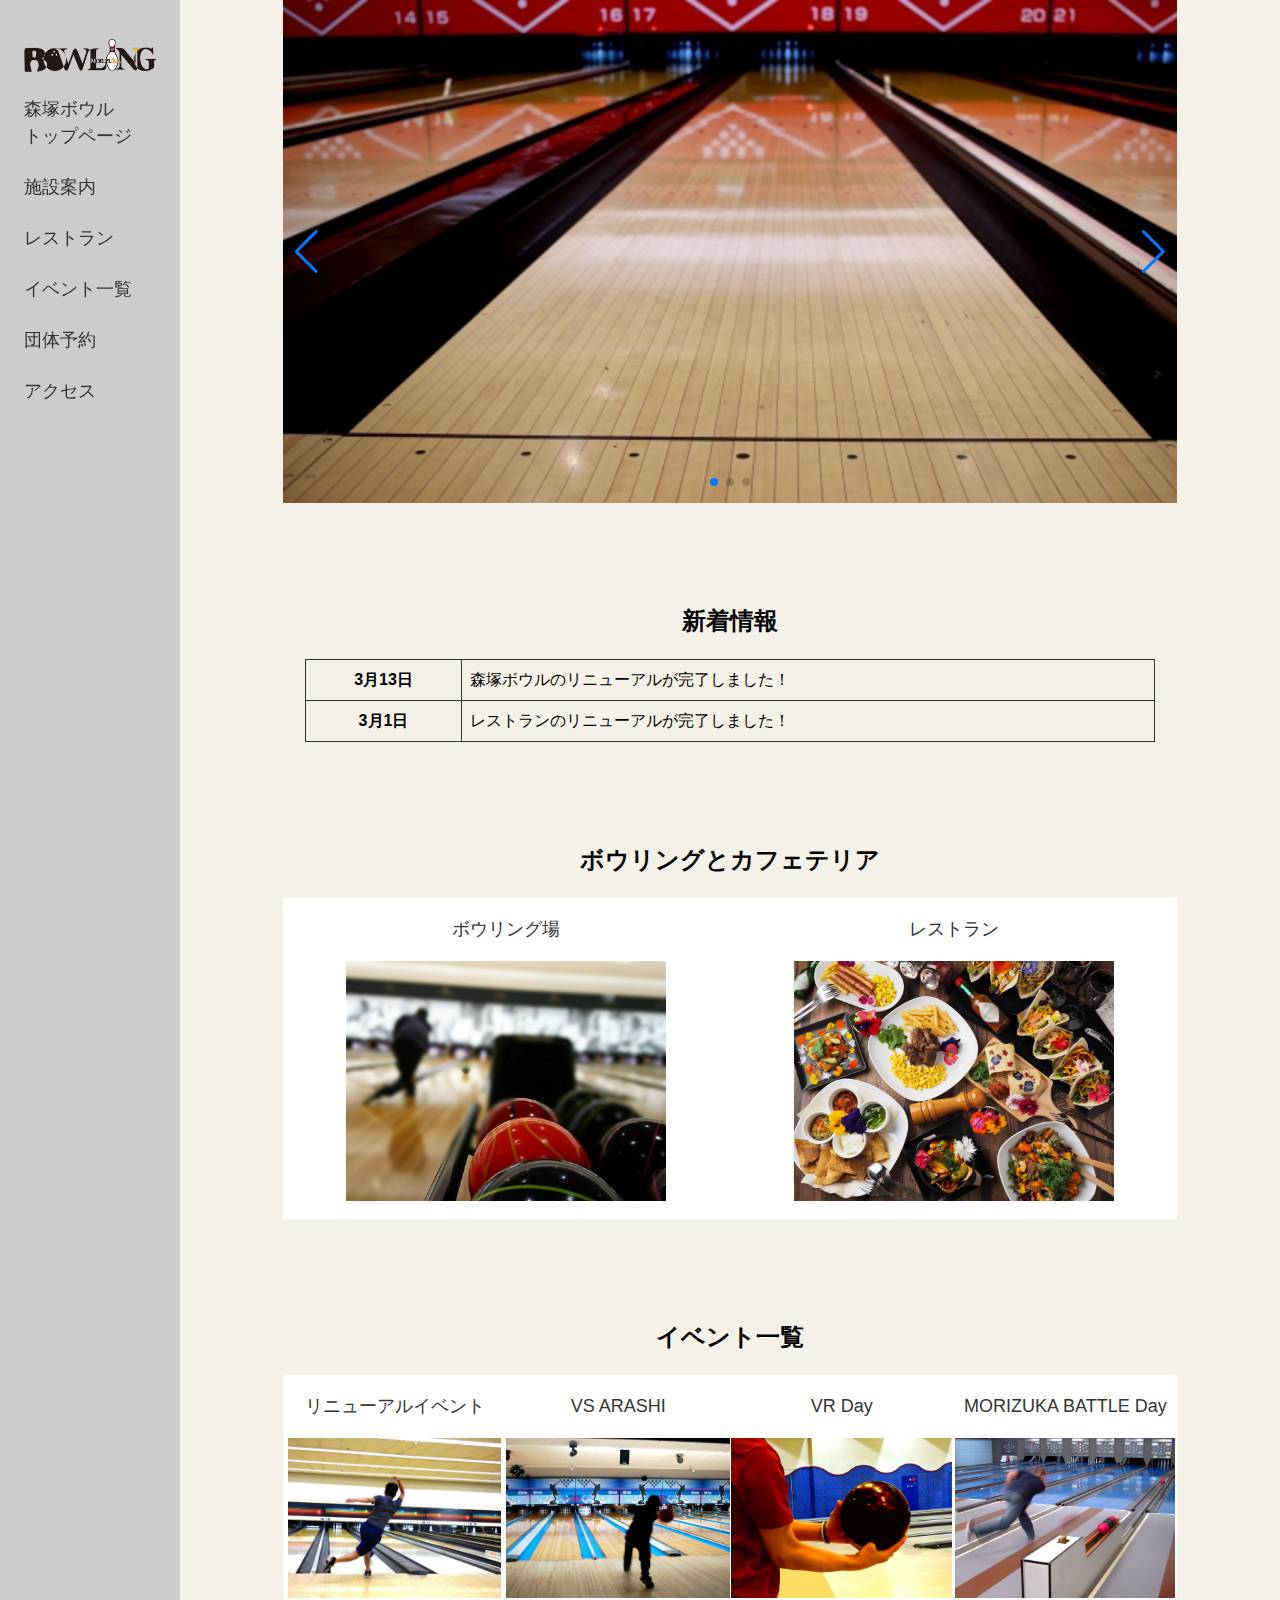
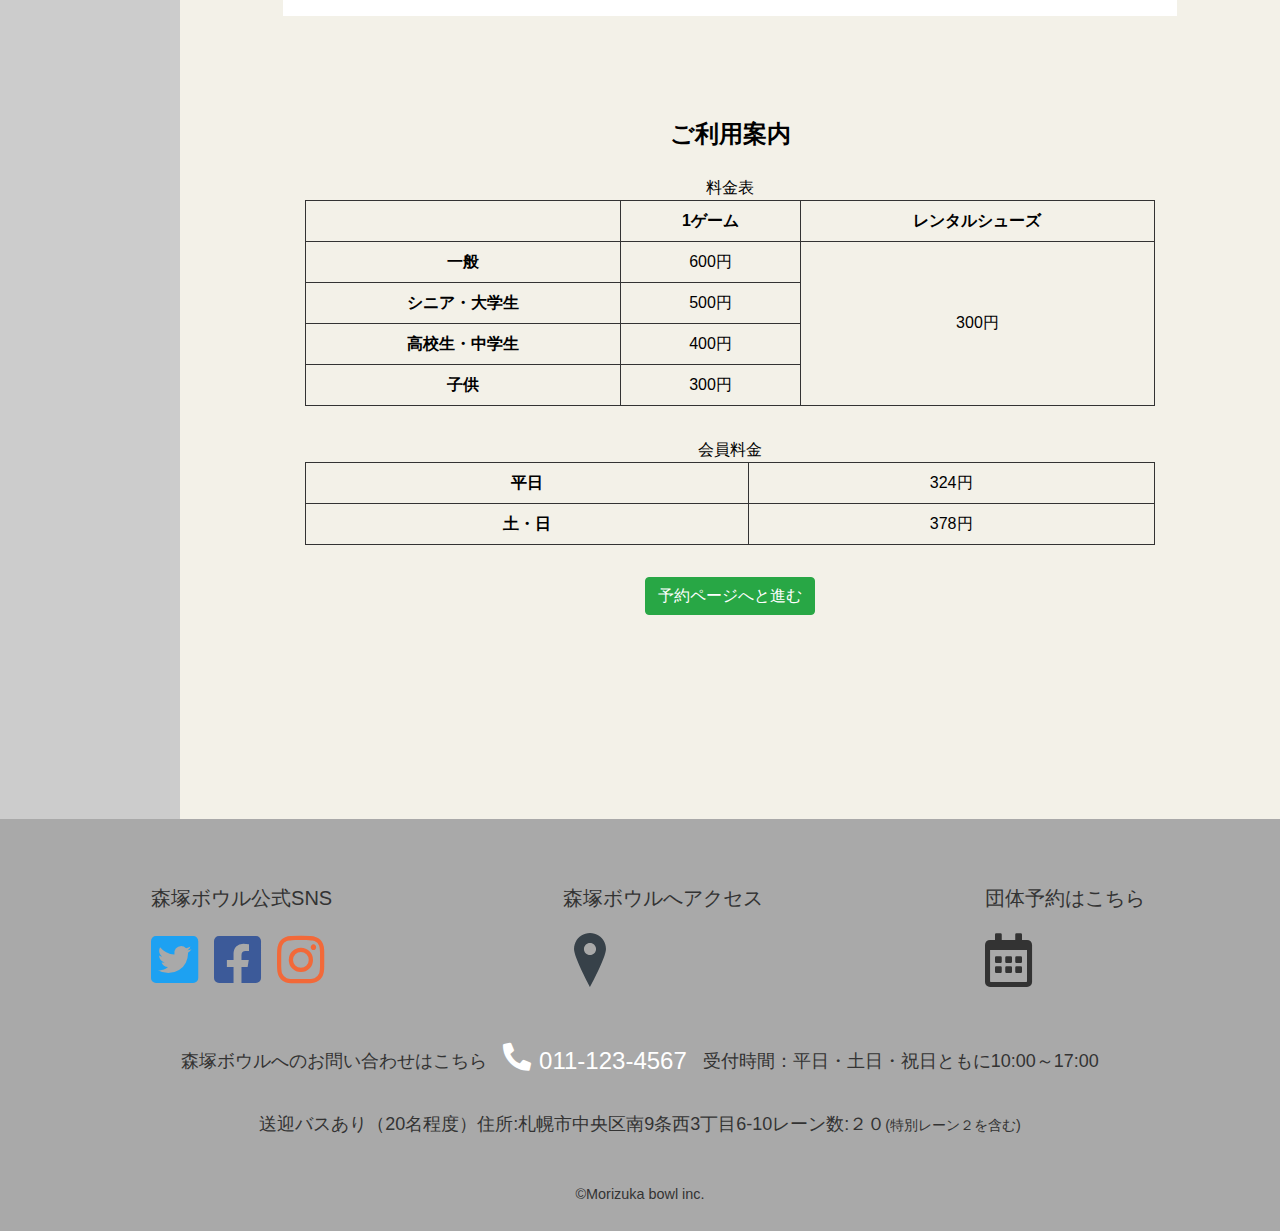
<file: product/index.html>
<!DOCTYPE html>
<html lang="ja">

<head>
	<meta charset="utf-8">
	<meta http-equiv="X-UA-Compatible" content="IE=edge">
	<meta name="description" content="森塚ボウルへようこそ！">
	<meta name="viewport" content="width=device-width, initial-scale=1">
	<!--twitter card,ogp tag-->
	<meta name="twitter:card" content="summary" />
	<meta name="twitter:site" content="ユーザー名" />
	<meta property="og:url" content="記事のURL" />
	<meta property="og:title" content="記事のタイトル" />
	<meta property="og:description" content="" />
	<meta property="og:image" content="画像URL" />
	<title>森塚ボウル</title>
	<link href="https://use.fontawesome.com/releases/v5.12.1/css/all.css" rel="stylesheet">
	<!--fontAwesome-->
	<link rel="stylesheet" href="./css/style.css">
</head>

<body>
	<div class="contentsWrapper">
		<header class="header">
			<!-- 他所からの引用なので、命名規則に必ずしも従わない -->
			<!-- sp-以下はスマホ版のみ表示。-->
			<div class="sp-header-logo-menu">
				<div id="nav-drawer">
					<input id="nav-input" type="checkbox" class="nav-unshown">
					<label id="nav-open" for="nav-input"><span></span></label>
					<label class="nav-unshown" id="nav-close" for="nav-input"></label>
					<div id="nav-content">
						<ul>
							<li><a href="index.html">森塚ボウル</a></li>
							<li><a href="facility.html">施設案内</a></li>
							<li><a href="restaurant.html">レストラン</a></li>
							<li><a href="event.html">イベント一覧</a></li>
							<li><a href="reservations.html">団体予約</a></li>
							<li><a href="access.html">アクセス</a></li>
						</ul>
					</div>
				</div>
				<!--/.nav-drawer-->
				<div class="logo-area">
					<h1 class="logo-area_headding1 reset">
						<a href="index.html"><img class="logo-area_logo" src="image/morizuka-bowling-logo/logo(normal).png" alt="森塚ボウルのロゴ"></a>
					</h1>
				</div>
				<!--/.logo-area-->
			</div>
			<!--/.sp-header-logo-menu-->
			<nav class="pc-nav">
				<ul class="pc-nav__gnav">
					<li><a href="index.html">森塚ボウル<br>トップページ</a></li>
					<li><a href="facility.html">施設案内</a></li>
					<li><a href="restaurant.html">レストラン</a></li>
					<li><a href="event.html">イベント一覧</a></li>
					<li><a href="reservations.html">団体予約</a></li>
					<li><a href="access.html">アクセス</a></li>
				</ul>
			</nav>
		</header>
		<!--/.header -->
		<main class="index sp-headerSpace">
			<div class="swiper-container uq-mbLarge">
				<div class="swiper-wrapper">
					<div class="swiper-slide">
						<img src="image/lane/lane01.jpg" alt="Swiper01">
					</div>
					<!--/.swiper-slide-->
					<div class="swiper-slide">
						<img src="image/lane/lane02.jpg" alt="Swiper02">
					</div>
					<!--/.swiper-slide-->
					<div class="swiper-slide">
						<img src="image/lane/lane03.jpg" alt="Swiper03">
					</div>
					<!--/.swiper-slide-->
				</div>
				<div class="swiper-pagination"></div>
				<div class="swiper-button-prev"></div>
				<div class="swiper-button-next"></div>
			</div>
			<!--swiper-container-->
			<section class="index_infomation uq-mbLarge">
				<h2 class="uq-tac">新着情報</h2>
				<table class="index_infomation_table">
					<tr>
						<th><time datetime="3-13">3月13日</time></th>
						<td>森塚ボウルのリニューアルが完了しました！</td>
					</tr>
					<tr>
						<th><time datetime="3-1">3月1日</time></th>
						<td>レストランのリニューアルが完了しました！</td>
					</tr>
				</table>
			</section>
			<section class="ly_introduction uq-mbLarge uq-tac">
				<h2 class="bl_introduction_tit">ボウリングとカフェテリア</h2>
				<div class="ly_introduction_container">
					<div class="ly-box ly_introduction_container_box">
						<p class="bl_introduction_tit uq-tac"><a href="facility.html">ボウリング場</a></p>
						<p class="bl_introduction_img"><a href="facility.html"><img src="image/bowl/ball03.jpg" alt="ボウリング場へのリンク"></a></p>
					</div>
					<!-- /.ly_introduction_container_box -->
					<div class="ly-box ly_introduction_container_box">
						<p class="bl_introduction_tit uq-tac"><a href="restaurant.html">レストラン</a></p>
						<p class="bl_introduction_img"><a href="restaurant.html"><img src="image/foods/food01.jpg" alt="レストランのリンク"></a></p>
					</div>
					<!-- /.ly_introduction_container_box -->
				</div>
				<!-- /.ly_introduction_container -->
			</section>
			<!-- /.introduction -->
			<section class="ly_event uq-mbLarge uq-tac">
				<h2 class="ly_event_tit">イベント一覧</h2>
				<div class="ly_event_container">
					<div class="ly_event_container_box">
						<p class="ly_event_container_tit bl_event_container_tit"><a href="event.html#renewal">リニューアルイベント</a></p>
						<p class="ly_event_container_img bl_event_container_img"><a href="event.html#renewal">
								<img src="image/other/bowler01.jpg" alt="リニューアルイベントへのリンク"></a></p>
					</div>
					<!--/.ly_event_container_box-->
					<div class="ly_event_container_box">
						<p class="ly_event_container_tit bl_event_container_tit"><a href="event.html#vsArashi">VS ARASHI</a></p>
						<p class="ly_event_container_img bl_event_container_img"><a href="event.html#vsArashi">
								<img src="image/other/bowler02.jpg" alt="VS嵐へのリンク"></a></p>
					</div>
					<!--/.ly_event_container_box-->
					<div class="ly_event_container_box">
						<p class="ly_event_container_tit bl_event_container_tit"><a href="event.html#vrDay">VR Day</a></p>
						<p class="ly_event_container_img bl_event_container_img"><a href="event.html#vrDay">
								<img src="image/other/bowler03.jpg" alt="VR DAY へのリンク"></a></p>
					</div>
					<!--/.ly_event_container_box-->
					<div class="ly_event_container_box">
						<p class="ly_event_container_tit bl_event_container_tit"><a href="event.html#morizukaBattleDay">MORIZUKA BATTLE Day</a></p>
						<p class="ly_event_container_img bl_event_container_img"><a href="event.html#morizukaBattleDay">
								<img src="image/other/bowler04.jpg" alt="SPECIAL BATTLE DAY へのリンク"></a></p>
					</div>
					<!--/.ly_event_container_box-->
				</div>
				<!--/.ly_event_container-->
			</section>
			<!-- /.event -->
			<section class="index_price uq-mbLarge uq-tac">
				<h2 class="index_price_tit uq-mb24">ご利用案内</h2>
				<div class="tableWrapper sp-contShrink">
					<table class="index_price_table uq-mb24">
						<caption>料金表</caption>
						<thead>
							<tr>
								<th></th>
								<th>1ゲーム</th>
								<th>レンタルシューズ</th>
							</tr>
						</thead>
						<tbody>
							<tr>
								<th>一般</th>
								<td>600円</td>
								<td rowspan="4">300円</td>
							</tr>
							<tr>
								<th>シニア・大学生</th>
								<td>500円</td>
							</tr>
							<tr>
								<th>高校生・中学生</th>
								<td>400円</td>
							</tr>
							<tr>
								<th>子供</th>
								<td>300円</td>
							</tr>
						</tbody>
					</table>
				</div>
				<!-- /.tableWrapper -->
				<table class="index_price_table">
					<caption>会員料金</caption>
					<tr>
						<th>平日</th>
						<td>324円</td>
					</tr>
					<tr>
						<th>土・日</th>
						<td>378円</td>
					</tr>
				</table>
				<p id="reservationsLink" class="uq-tac"><a class="btn btn-success" href="reservations.html" role="button">予約ページへと進む</a></p>
			</section>
			<!--/.index_price-->
		</main>
		<!-- /.index -->
	</div>
	<!-- /.contentsWrapper -->
	<footer class="ly_footer bl_footer">
		<div class="ly_footer_inner">
			<div class="ly_footer_containerLink">
				<div class="ly_footer_iconContainer bl_footer_iconContainer">
					<p class="bl_footer_tit">森塚ボウル<br class="tab-hidden pc-hidden">公式SNS</p>
					<div class="ly_footer_iconContainerInner">
						<!--以下twitterのボタン-->
						<p class="bl_footer_copyTwitter reset"><a href="https://twitter.com/GO54352960" target="_blank">
								<i class="bl_footer_icon bl_footer_iconTwitter fab fa-twitter-square"></i></a></p>
						<!--以下Facebookのボタン-->
						<p class="bl_footer_copyFacebook reset"><a href="https://www.facebook.com/profile.php?id=100048348480639" target="_blank">
								<i class="bl_footer_icon bl_footer_iconFacebook fab fa-facebook-square"></i></a></p>
						<!--以下Instagramのボタン-->
						<p class="bl_footer_copyInstagram reset"><a href="https://www.instagram.com/?hl=ja" target="_blank">
								<i class="bl_footer_icon bl_footer_iconInstagram fab fa-instagram"></i></a></p>
					</div>
					<!-- /.ly_footer_iconContainerInner -->
				</div>
				<!-- /.ly_footer_iconContainer -->
				<div class="ly_footer_accessContainer">
					<p class="bl_footer_tit">森塚ボウルへ<br class="tab-hidden pc-hidden">アクセス</p>
					<!--アイコンはアクセスへのリンク-->
					<p class="bl_footer_access_img"><a href="access.html"><img src="image/gmap-icon/icon_mappin32_3.svg" alt="アクセスへのリンク"></a></p>
				</div>
				<!-- /.ly_footer_accessContainer -->
				<div class="ly_footer_reservationContainer">
					<p class="bl_footer_tit">団体予約<br class="tab-hidden pc-hidden">はこちら</p>
					<!--アイコンは団体予約へのリンク-->
					<p class="bl_footer_access_img"><a href="reservations.html"><i class="far fa-calendar-alt"></i></a></p>
				</div>
				<!-- /.ly_footer_reservationContainer -->
			</div>
			<!-- /.ly_footer_containerLink -->
		</div>
		<!-- /.footer_inner -->
		<div class="ly_footer_info bl_footer_info">
			<div class="tab-flexRow">
				<p class="ly_footer_contactCopy uq-tac">森塚ボウルへのお問い合わせはこちら</p>
				<div class="ly_footer_phoneNumberBox">
					<i class="ly_footer_info_icon bl_footer_info_icon fas fa-phone-alt"></i>
					<p class="ly_footer_info_phoneNumber bl_footer_info_phoneNumber reset">011-123-4567</p>
				</div>
				<!-- /.ly_footer_phoneNumberBox -->
			</div>
			<!-- /.tab-flexRow -->
			<p class="uq-tac">受付時間：平日・土日・祝日<br class="tab-hidden pc-hidden">ともに10:00～17:00</p>
		</div>
		<!--/.footer_info-->
		<div class="ly_footer_info">
			<div class="tab-flexRow">
				<p class="ly_footer_info_busCopy uq-tac">送迎バスあり（20名程度）</p>
				<p class="ly_footer_info_address bl_footer_info_address uq-tac">住所:札幌市中央区南9条西3丁目6-10</p>
			</div>
			<!--/.tab-flexRow-->
			<p class="uq-tac">レーン数:２０<small>(特別レーン２を含む)</small></p>
		</div>
		<!-- /.ly_footer_info -->
		<div class="ly_footer_inner">
			<p class="ly_footer_copyrights uq-tac reset"><small>&copy;Morizuka bowl inc.</small></p>
		</div>
		<!-- /.footer_inner -->
	</footer>
	<!-- /.footer -->
	<script src="js/swiper.js"></script>
	<script src="js/main.js"></script>
	<script src="js/jquery-3.4.1.min.js"></script>
</body>

</html>
</file>
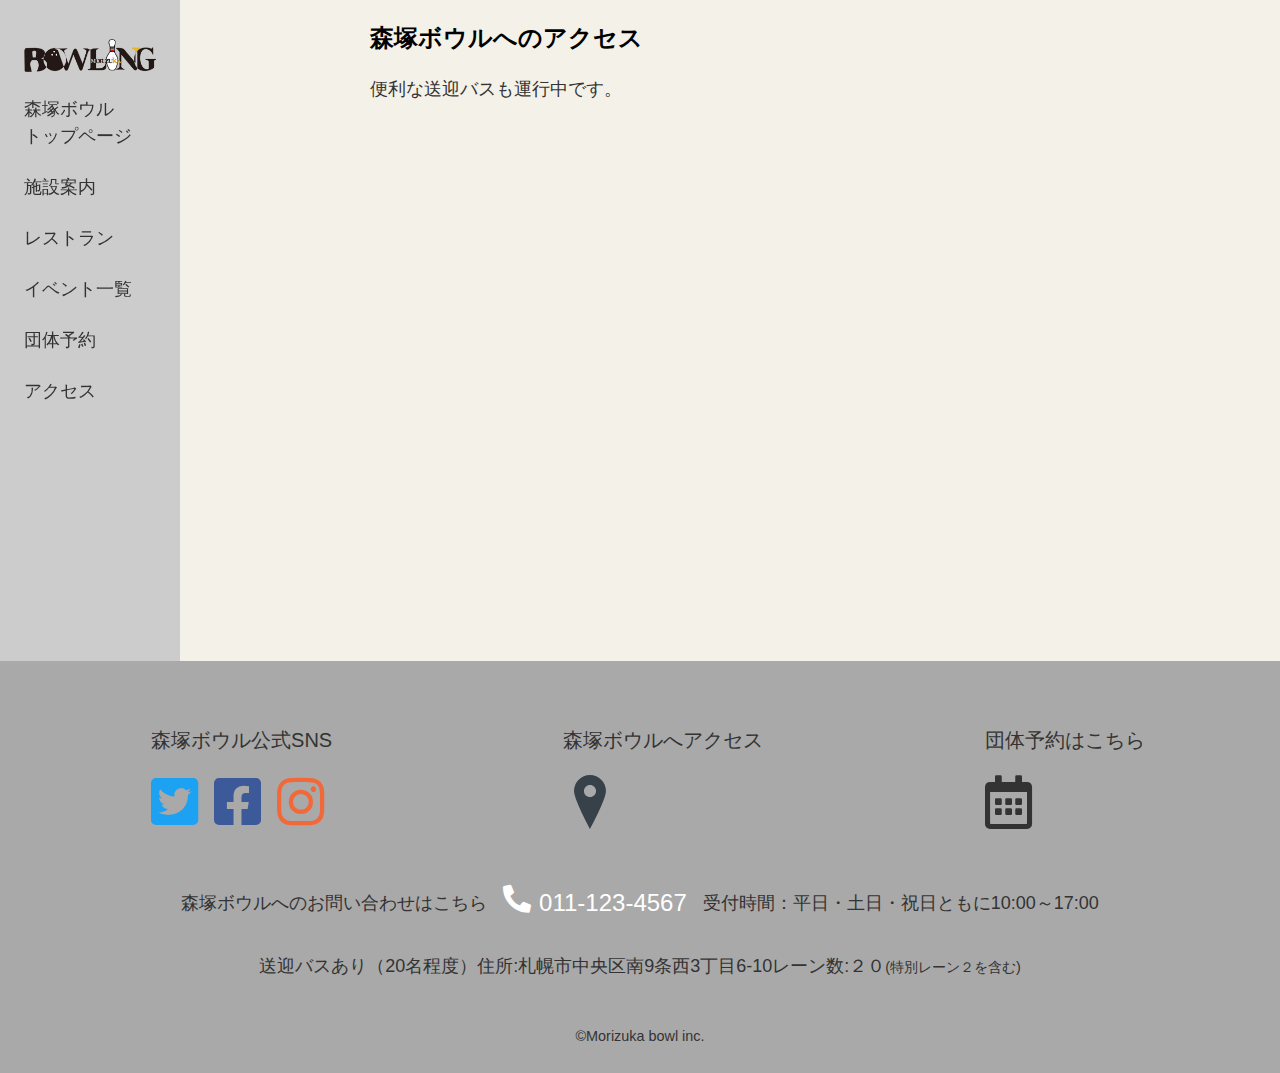
<file: product/access.html>
<!DOCTYPE html>
<html lang="ja">
<head>
<meta charset="utf-8">
<meta http-equiv="X-UA-Compatible" content="IE=edge">
<meta name="description" content="森塚ボウルへようこそ！">
<meta name="viewport" content="width=device-width, initial-scale=1">
<!--twitter card,ogp tag-->
<meta name="twitter:card" content="summary" />
<meta name="twitter:site" content="ユーザー名" />
<meta property="og:url" content="記事のURL" />
<meta property="og:title" content="記事のタイトル" />
<meta property="og:description" content="" />
<meta property="og:image" content="画像URL" />
<title>イベント一覧</title>
<link href="https://use.fontawesome.com/releases/v5.12.1/css/all.css" rel="stylesheet">
<!--fontAwesome-->
<link rel="stylesheet" href="./css/style.css">
</head>

<body>
	<div class="contentsWrapper"> <header class="header">
	<!-- 他所からの引用なので、命名規則に必ずしも従わない -->
	<!-- sp-以下はスマホ版のみ表示。-->
	<div class="sp-header-logo-menu">
		<div id="nav-drawer">
			<input id="nav-input" type="checkbox" class="nav-unshown">
			<label id="nav-open" for="nav-input"><span></span></label>
			<label class="nav-unshown" id="nav-close" for="nav-input"></label>
			<div id="nav-content">
				<ul>
					<li><a href="index.html">森塚ボウル</a></li>
					<li><a href="facility.html">施設案内</a></li>
					<li><a href="restaurant.html">レストラン</a></li>
					<li><a href="event.html">イベント一覧</a></li>
					<li><a href="reservations.html">団体予約</a></li>
					<li><a href="access.html">アクセス</a></li>
				</ul>
			</div>
		</div>
		<!--/.nav-drawer-->
		<div class="logo-area">
			<h1 class="logo-area_headding1 reset">
				<a href="index.html"><img class="logo-area_logo" src="image/morizuka-bowling-logo/logo(normal).png" alt="森塚ボウルのロゴ"></a>
			</h1>
		</div>
		<!--/.logo-area-->
	</div>
	<!--/.sp-header-logo-menu-->
	<nav class="pc-nav">
		<ul class="pc-nav__gnav">
			<li><a href="index.html">森塚ボウル<br>トップページ</a></li>
			<li><a href="facility.html">施設案内</a></li>
			<li><a href="restaurant.html">レストラン</a></li>
			<li><a href="event.html">イベント一覧</a></li>
			<li><a href="reservations.html">団体予約</a></li>
			<li><a href="access.html">アクセス</a></li>
		</ul>
	</nav>
</header>
		<!--/.header -->
		<main class="access tab-contShrink sp-headerSpace">
			<div class="sp-contShrink">
				<h2>森塚ボウルへの<!--br class="tab-hidden pc-hidden"-->アクセス</h2>
				<p>便利な送迎バスも運行中です。</p>
			</div>
			<!-- /.sp-contShrink -->
			<div class="gmapContainer">
				<iframe src="https://www.google.com/maps/embed?pb=!1m18!1m12!1m3!1d1428.645147167885!2d141.35372509265426!3d43.048936164350394!2m3!1f0!2f0!3f0!3m2!1i1024!2i768!4f13.1!3m3!1m2!1s0x5f0b2987e6f692bd%3A0xb51ee6a088eeabb4!2z44CSMDY0LTA4MDkg5YyX5rW36YGT5pyt5bmM5biC5Lit5aSu5Yy65Y2X77yZ5p2h6KW_77yT5LiB55uu!5e0!3m2!1sja!2sjp!4v1583742435774!5m2!1sja!2sjp" width="768" height="432" frameborder="0" style="border:0;" allowfullscreen=""></iframe>
			</div>
			<!-- /.ly_gmapContainer -->
		</main>
	</div>
	<!--/.contentsWrapper--> <footer class="ly_footer bl_footer">
	<div class="ly_footer_inner">
		<div class="ly_footer_containerLink">
			<div class="ly_footer_iconContainer bl_footer_iconContainer">
				<p class="bl_footer_tit">森塚ボウル<br class="tab-hidden pc-hidden">公式SNS</p>
				<div class="ly_footer_iconContainerInner">
					<!--以下twitterのボタン-->
					<p class="bl_footer_copyTwitter reset"><a href="https://twitter.com/GO54352960" target="_blank">
							<i class="bl_footer_icon bl_footer_iconTwitter fab fa-twitter-square"></i></a></p>
					<!--以下Facebookのボタン-->
					<p class="bl_footer_copyFacebook reset"><a href="https://www.facebook.com/profile.php?id=100048348480639" target="_blank">
							<i class="bl_footer_icon bl_footer_iconFacebook fab fa-facebook-square"></i></a></p>
					<!--以下Instagramのボタン-->
					<p class="bl_footer_copyInstagram reset"><a href="https://www.instagram.com/?hl=ja" target="_blank">
							<i class="bl_footer_icon bl_footer_iconInstagram fab fa-instagram"></i></a></p>
				</div>
				<!-- /.ly_footer_iconContainerInner -->
			</div>
			<!-- /.ly_footer_iconContainer -->
			<div class="ly_footer_accessContainer">
				<p class="bl_footer_tit">森塚ボウルへ<br class="tab-hidden pc-hidden">アクセス</p>
				<!--アイコンはアクセスへのリンク-->
				<p class="bl_footer_access_img"><a href="access.html"><img src="image/gmap-icon/icon_mappin32_3.svg" alt="アクセスへのリンク"></a></p>
			</div>
			<!-- /.ly_footer_accessContainer -->
			<div class="ly_footer_reservationContainer">
				<p class="bl_footer_tit">団体予約<br class="tab-hidden pc-hidden">はこちら</p>
				<!--アイコンは団体予約へのリンク-->
				<p class="bl_footer_access_img"><a href="reservations.html"><i class="far fa-calendar-alt"></i></a></p>
			</div>
			<!-- /.ly_footer_reservationContainer -->
		</div>
		<!-- /.ly_footer_containerLink -->
	</div>
	<!-- /.footer_inner -->
	<div class="ly_footer_info bl_footer_info">
		<div class="tab-flexRow">
			<p class="ly_footer_contactCopy uq-tac">森塚ボウルへのお問い合わせはこちら</p>
			<div class="ly_footer_phoneNumberBox">
				<i class="ly_footer_info_icon bl_footer_info_icon fas fa-phone-alt"></i>
				<p class="ly_footer_info_phoneNumber bl_footer_info_phoneNumber reset">011-123-4567</p>
			</div>
			<!-- /.ly_footer_phoneNumberBox -->
		</div>
		<!-- /.tab-flexRow -->
		<p class="uq-tac">受付時間：平日・土日・祝日<br class="tab-hidden pc-hidden">ともに10:00～17:00</p>
	</div>
	<!--/.footer_info-->
	<div class="ly_footer_info">
		<div class="tab-flexRow">
			<p class="ly_footer_info_busCopy uq-tac">送迎バスあり（20名程度）</p>
			<p class="ly_footer_info_address bl_footer_info_address uq-tac">住所:札幌市中央区南9条西3丁目6-10</p>
		</div>
		<!--/.tab-flexRow-->
		<p class="uq-tac">レーン数:２０<small>(特別レーン２を含む)</small></p>
	</div>
	<!-- /.ly_footer_info -->
	<div class="ly_footer_inner">
		<p class="ly_footer_copyrights uq-tac reset"><small>&copy;Morizuka bowl inc.</small></p>
	</div>
	<!-- /.footer_inner -->
</footer>
	<!-- /.footer -->
	<script src="js/swiper.js"></script>
	<script src="js/main.js"></script>
</body>

</html>
</file>
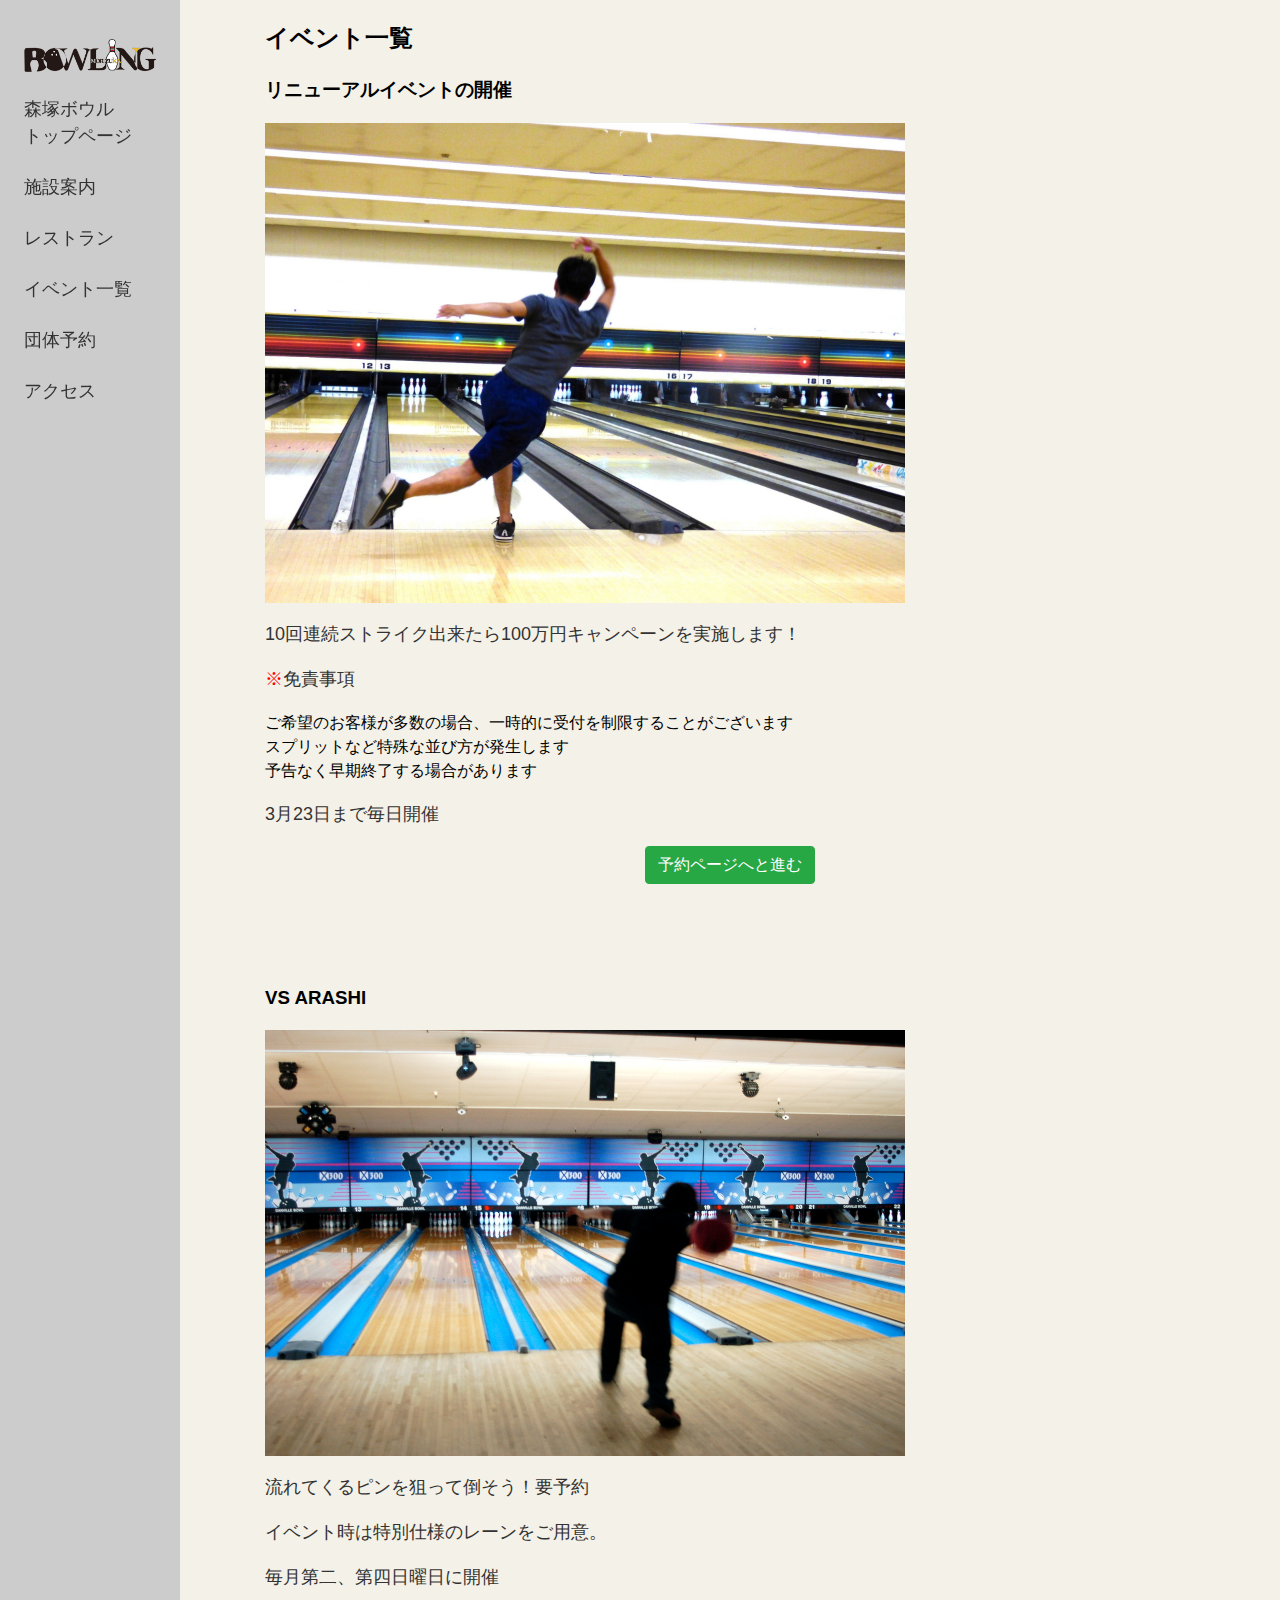
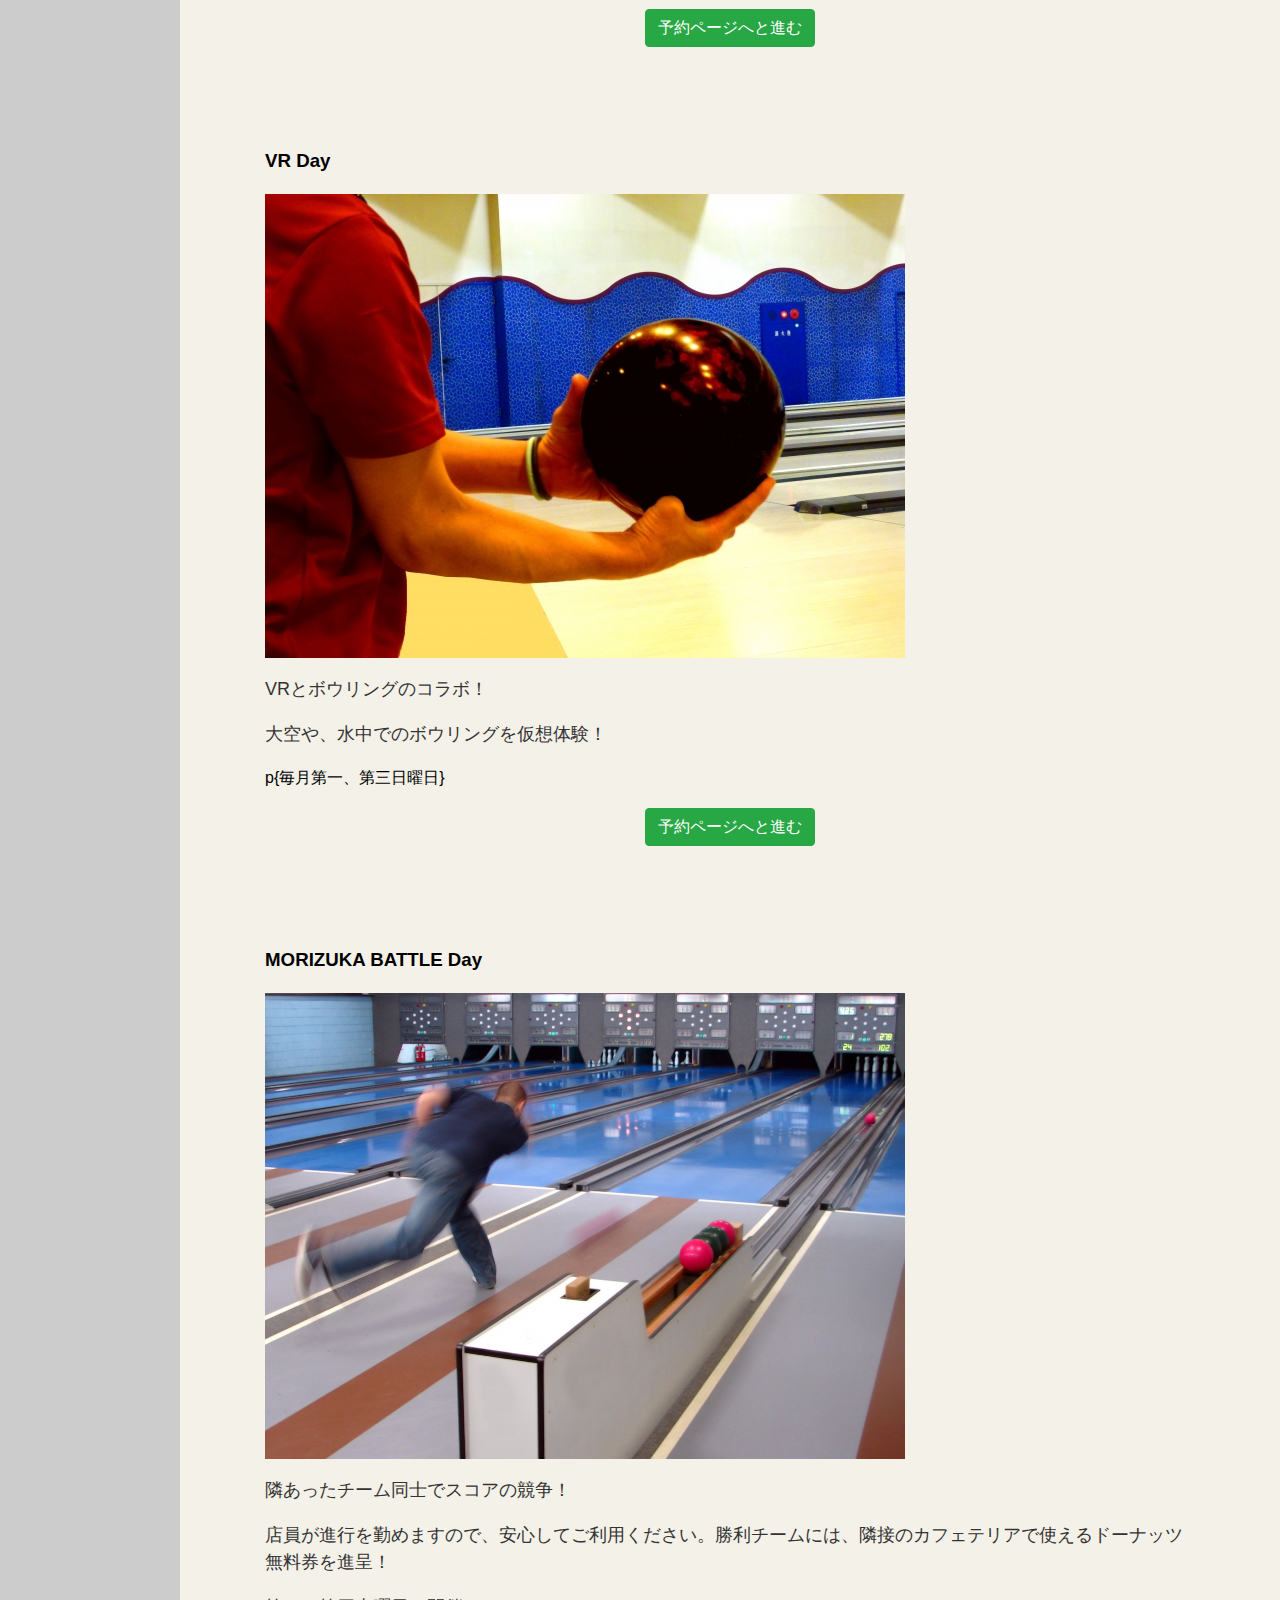
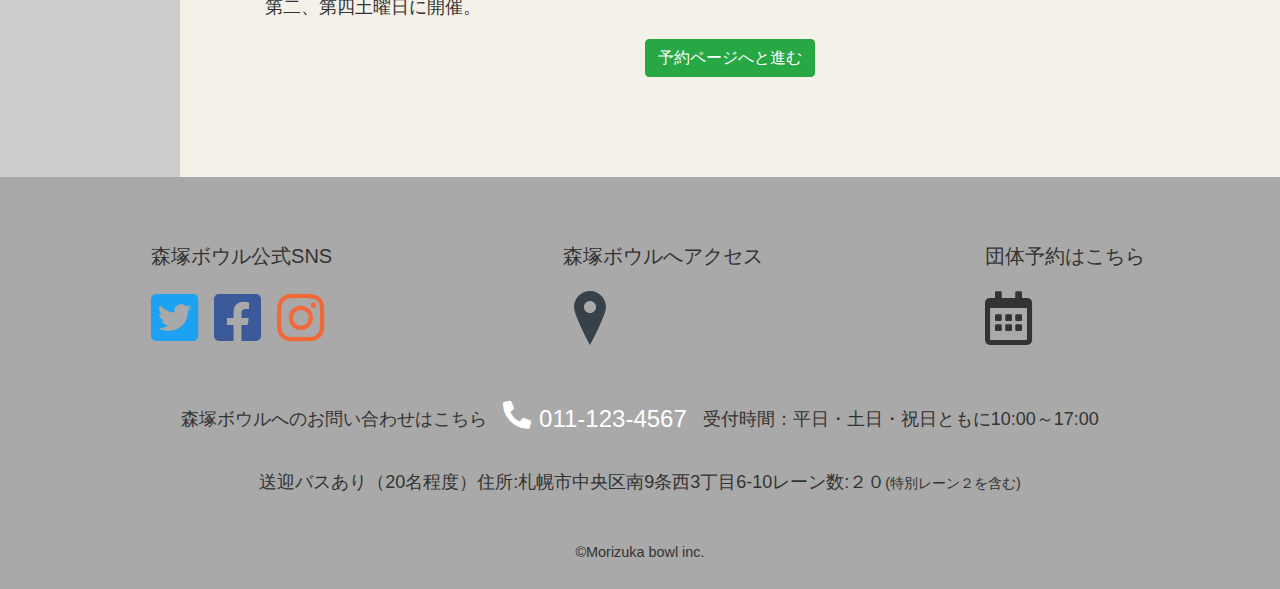
<file: product/event.html>
<!DOCTYPE html>
<html lang="ja">
<head>
<meta charset="utf-8">
<meta http-equiv="X-UA-Compatible" content="IE=edge">
<meta name="description" content="森塚ボウルへようこそ！">
<meta name="viewport" content="width=device-width, initial-scale=1">
<!--twitter card,ogp tag-->
<meta name="twitter:card" content="summary" />
<meta name="twitter:site" content="ユーザー名" />
<meta property="og:url" content="記事のURL" />
<meta property="og:title" content="記事のタイトル" />
<meta property="og:description" content="" />
<meta property="og:image" content="画像URL" />
<title>イベント一覧</title>
<link href="https://use.fontawesome.com/releases/v5.12.1/css/all.css" rel="stylesheet">
<!--fontAwesome-->
<link rel="stylesheet" href="./css/style.css">
</head>

<body>
	<div class="contentsWrapper"> <header class="header">
	<!-- 他所からの引用なので、命名規則に必ずしも従わない -->
	<!-- sp-以下はスマホ版のみ表示。-->
	<div class="sp-header-logo-menu">
		<div id="nav-drawer">
			<input id="nav-input" type="checkbox" class="nav-unshown">
			<label id="nav-open" for="nav-input"><span></span></label>
			<label class="nav-unshown" id="nav-close" for="nav-input"></label>
			<div id="nav-content">
				<ul>
					<li><a href="index.html">森塚ボウル</a></li>
					<li><a href="facility.html">施設案内</a></li>
					<li><a href="restaurant.html">レストラン</a></li>
					<li><a href="event.html">イベント一覧</a></li>
					<li><a href="reservations.html">団体予約</a></li>
					<li><a href="access.html">アクセス</a></li>
				</ul>
			</div>
		</div>
		<!--/.nav-drawer-->
		<div class="logo-area">
			<h1 class="logo-area_headding1 reset">
				<a href="index.html"><img class="logo-area_logo" src="image/morizuka-bowling-logo/logo(normal).png" alt="森塚ボウルのロゴ"></a>
			</h1>
		</div>
		<!--/.logo-area-->
	</div>
	<!--/.sp-header-logo-menu-->
	<nav class="pc-nav">
		<ul class="pc-nav__gnav">
			<li><a href="index.html">森塚ボウル<br>トップページ</a></li>
			<li><a href="facility.html">施設案内</a></li>
			<li><a href="restaurant.html">レストラン</a></li>
			<li><a href="event.html">イベント一覧</a></li>
			<li><a href="reservations.html">団体予約</a></li>
			<li><a href="access.html">アクセス</a></li>
		</ul>
	</nav>
</header>
		<!--/.header -->
		<main class="eventList sp-contShrink tab-contShrink pc-contShrink sp-headerSpace">
			<h2 class="eventList_headding2">イベント一覧</h2>
			<div class="eventList_container uq-mbLarge">
				<div class="eventList_container_box">
					<h3 id="renewal" class="eventList_container-tit">リニューアルイベントの開催</h3>
				</div>
				<!-- /.sp-contShrink -->
				<p><img src="image/other/bowler01.jpg" alt="リニューアルイベントへのリンク"></p>
				<p>10回連続ストライク出来たら100万円キャンペーンを実施します！</p>
				<p><span class="uq-red">※</span>免責事項</p>
				<ul>
					<li>ご希望のお客様が多数の場合、一時的に受付を制限することがございます</li>
					<li>スプリットなど特殊な並び方が発生します</li>
					<li>予告なく早期終了する場合があります</li>
				</ul>
				<p>3月23日まで毎日開催</p>
				<p id="reservationsLink" class="uq-tac"><a class="btn btn-success" href="reservations.html" role="button">予約ページへと進む</a></p>
			</div>
			<!--/.eventList__container__box-->
			<div class="eventList_container_box uq-mbLarge">
				<h3 id="vsArashi" 　class="eventList_container_tit">VS ARASHI</h3>
				<p><img src="image/other/bowler02.jpg" alt="VS嵐へのリンク"></p>
				<p>流れてくるピンを狙って倒そう！要予約</p>
				<p>イベント時は特別仕様のレーンをご用意。</p>
				<p>毎月第二、第四日曜日に開催</p>
				<p id="reservationsLink" class="uq-tac"><a class="btn btn-success" href="reservations.html" role="button">予約ページへと進む</a></p>
			</div>
			<!--/.eventList_container_box-->
			<div class="eventList_container_box uq-mbLarge">
				<h3 id="vrDay" class="eventList_container_tit">VR Day</h3>
				<p><img src="image/other/bowler03.jpg" alt="VR DAY へのリンク"></p>
				<p>VRとボウリングのコラボ！</p>
				<p>大空や、水中でのボウリングを仮想体験！</p>
				p{毎月第一、第三日曜日}
				<p id="reservationsLink" class="uq-tac"><a class="btn btn-success" href="reservations.html" role="button">予約ページへと進む</a></p>
			</div>
			<!--/.eventList_container_box-->
			<div class="eventList_container_box uq-mbLarge">
				<h3 id="morizukaBattleDay" class="eventList_container_tit">MORIZUKA BATTLE Day</h3>
				<p class="reset"><img src="image/other/bowler04.jpg" alt="SPECIAL BATTLE DAY へのリンク"></p>
				<p>隣あったチーム同士でスコアの競争！</p>
				<p>店員が進行を勤めますので、安心してご利用ください。勝利チームには、隣接のカフェテリアで使えるドーナッツ無料券を進呈！</p>
				<p>第二、第四土曜日に開催。</p>
				<p id="reservationsLink" class="uq-tac"><a class="btn btn-success" href="reservations.html" role="button">予約ページへと進む</a></p>
			</div>
			<!--/.eventList__container__box-->
		</main>
	</div>
	<!--/.contentsWrapper--> <footer class="ly_footer bl_footer">
	<div class="ly_footer_inner">
		<div class="ly_footer_containerLink">
			<div class="ly_footer_iconContainer bl_footer_iconContainer">
				<p class="bl_footer_tit">森塚ボウル<br class="tab-hidden pc-hidden">公式SNS</p>
				<div class="ly_footer_iconContainerInner">
					<!--以下twitterのボタン-->
					<p class="bl_footer_copyTwitter reset"><a href="https://twitter.com/GO54352960" target="_blank">
							<i class="bl_footer_icon bl_footer_iconTwitter fab fa-twitter-square"></i></a></p>
					<!--以下Facebookのボタン-->
					<p class="bl_footer_copyFacebook reset"><a href="https://www.facebook.com/profile.php?id=100048348480639" target="_blank">
							<i class="bl_footer_icon bl_footer_iconFacebook fab fa-facebook-square"></i></a></p>
					<!--以下Instagramのボタン-->
					<p class="bl_footer_copyInstagram reset"><a href="https://www.instagram.com/?hl=ja" target="_blank">
							<i class="bl_footer_icon bl_footer_iconInstagram fab fa-instagram"></i></a></p>
				</div>
				<!-- /.ly_footer_iconContainerInner -->
			</div>
			<!-- /.ly_footer_iconContainer -->
			<div class="ly_footer_accessContainer">
				<p class="bl_footer_tit">森塚ボウルへ<br class="tab-hidden pc-hidden">アクセス</p>
				<!--アイコンはアクセスへのリンク-->
				<p class="bl_footer_access_img"><a href="access.html"><img src="image/gmap-icon/icon_mappin32_3.svg" alt="アクセスへのリンク"></a></p>
			</div>
			<!-- /.ly_footer_accessContainer -->
			<div class="ly_footer_reservationContainer">
				<p class="bl_footer_tit">団体予約<br class="tab-hidden pc-hidden">はこちら</p>
				<!--アイコンは団体予約へのリンク-->
				<p class="bl_footer_access_img"><a href="reservations.html"><i class="far fa-calendar-alt"></i></a></p>
			</div>
			<!-- /.ly_footer_reservationContainer -->
		</div>
		<!-- /.ly_footer_containerLink -->
	</div>
	<!-- /.footer_inner -->
	<div class="ly_footer_info bl_footer_info">
		<div class="tab-flexRow">
			<p class="ly_footer_contactCopy uq-tac">森塚ボウルへのお問い合わせはこちら</p>
			<div class="ly_footer_phoneNumberBox">
				<i class="ly_footer_info_icon bl_footer_info_icon fas fa-phone-alt"></i>
				<p class="ly_footer_info_phoneNumber bl_footer_info_phoneNumber reset">011-123-4567</p>
			</div>
			<!-- /.ly_footer_phoneNumberBox -->
		</div>
		<!-- /.tab-flexRow -->
		<p class="uq-tac">受付時間：平日・土日・祝日<br class="tab-hidden pc-hidden">ともに10:00～17:00</p>
	</div>
	<!--/.footer_info-->
	<div class="ly_footer_info">
		<div class="tab-flexRow">
			<p class="ly_footer_info_busCopy uq-tac">送迎バスあり（20名程度）</p>
			<p class="ly_footer_info_address bl_footer_info_address uq-tac">住所:札幌市中央区南9条西3丁目6-10</p>
		</div>
		<!--/.tab-flexRow-->
		<p class="uq-tac">レーン数:２０<small>(特別レーン２を含む)</small></p>
	</div>
	<!-- /.ly_footer_info -->
	<div class="ly_footer_inner">
		<p class="ly_footer_copyrights uq-tac reset"><small>&copy;Morizuka bowl inc.</small></p>
	</div>
	<!-- /.footer_inner -->
</footer>
	<!-- /.footer -->
	<script src="js/swiper.js"></script>
	<script src="js/main.js"></script>
</body>

</html>
</file>
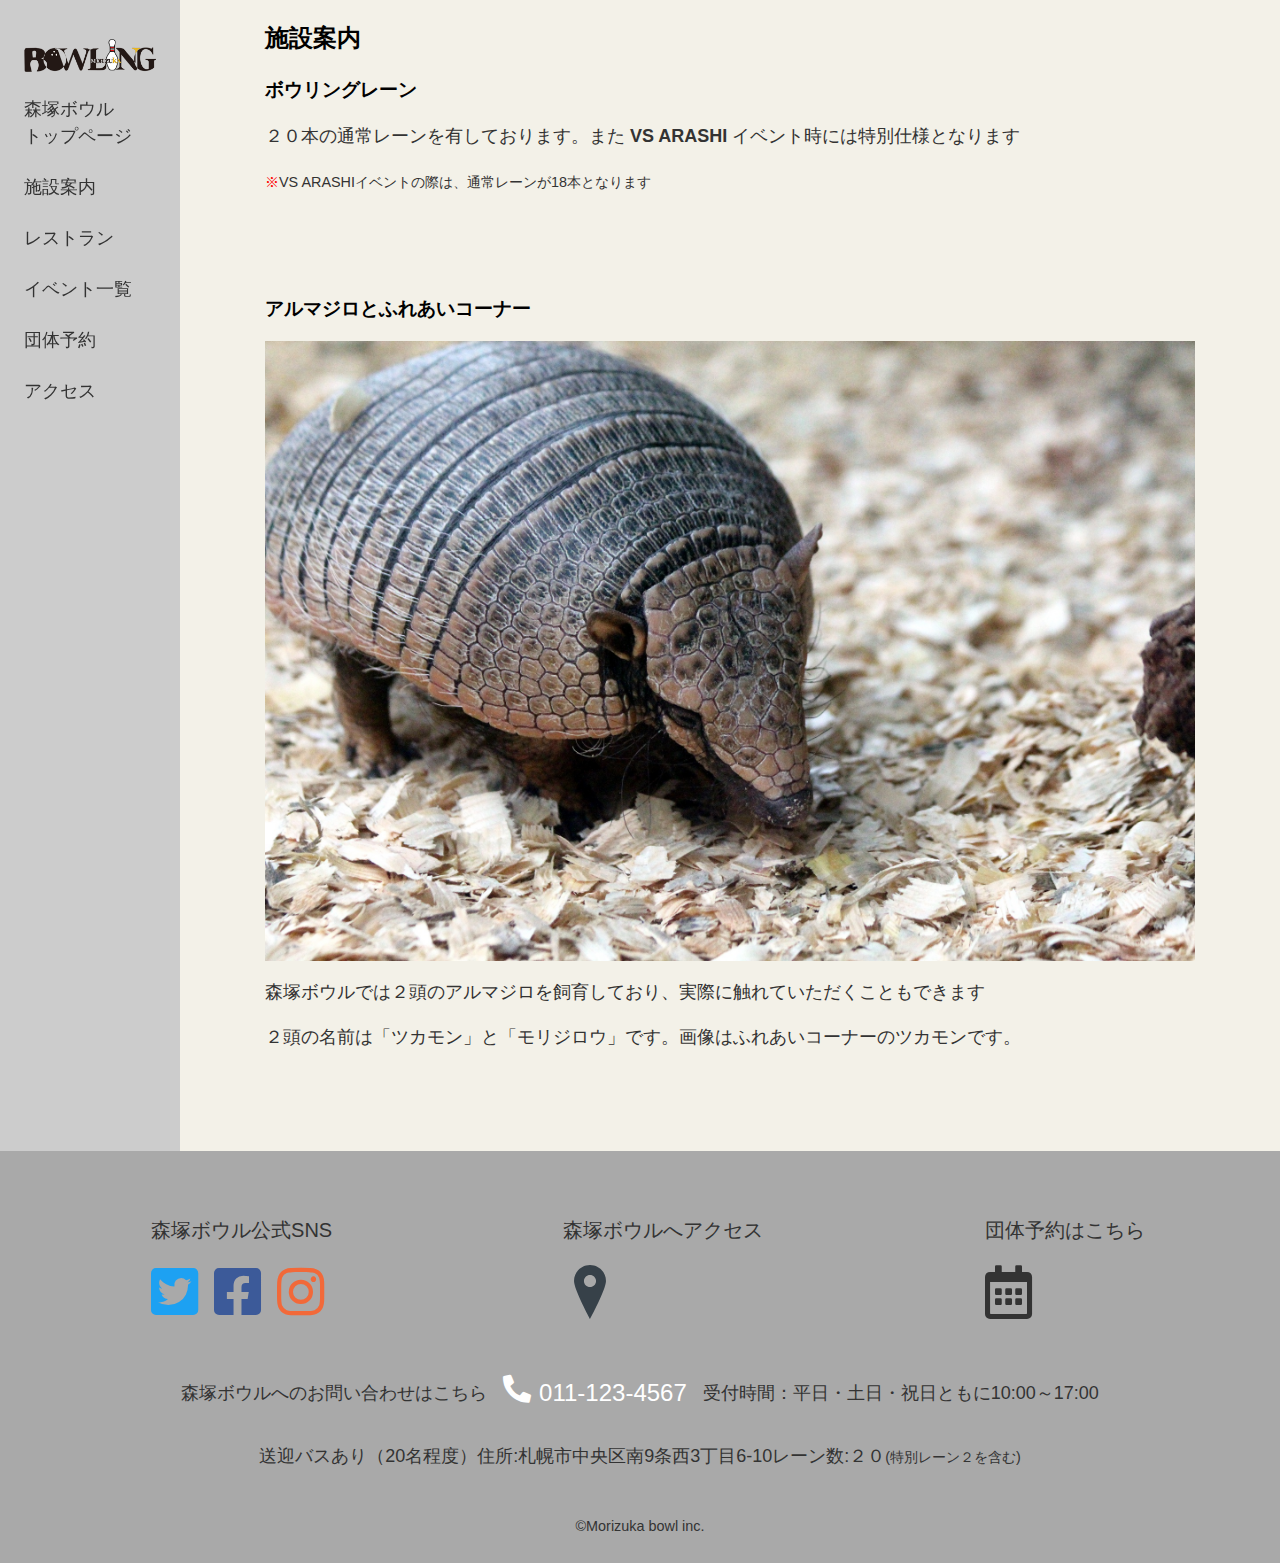
<file: product/facility.html>
<!DOCTYPE html>
<html lang="ja">
<head>
<meta charset="utf-8">
<meta http-equiv="X-UA-Compatible" content="IE=edge">
<meta name="description" content="森塚ボウルへようこそ！">
<meta name="viewport" content="width=device-width, initial-scale=1">
<!--twitter card,ogp tag-->
<meta name="twitter:card" content="summary" />
<meta name="twitter:site" content="ユーザー名" />
<meta property="og:url" content="記事のURL" />
<meta property="og:title" content="記事のタイトル" />
<meta property="og:description" content="" />
<meta property="og:image" content="画像URL" />
<title>施設案内</title>
<link href="https://use.fontawesome.com/releases/v5.12.1/css/all.css" rel="stylesheet">
<!--fontAwesome-->
<link rel="stylesheet" href="./css/style.css">
</head>

<body>
	<div class="contentsWrapper"> <header class="header">
	<!-- 他所からの引用なので、命名規則に必ずしも従わない -->
	<!-- sp-以下はスマホ版のみ表示。-->
	<div class="sp-header-logo-menu">
		<div id="nav-drawer">
			<input id="nav-input" type="checkbox" class="nav-unshown">
			<label id="nav-open" for="nav-input"><span></span></label>
			<label class="nav-unshown" id="nav-close" for="nav-input"></label>
			<div id="nav-content">
				<ul>
					<li><a href="index.html">森塚ボウル</a></li>
					<li><a href="facility.html">施設案内</a></li>
					<li><a href="restaurant.html">レストラン</a></li>
					<li><a href="event.html">イベント一覧</a></li>
					<li><a href="reservations.html">団体予約</a></li>
					<li><a href="access.html">アクセス</a></li>
				</ul>
			</div>
		</div>
		<!--/.nav-drawer-->
		<div class="logo-area">
			<h1 class="logo-area_headding1 reset">
				<a href="index.html"><img class="logo-area_logo" src="image/morizuka-bowling-logo/logo(normal).png" alt="森塚ボウルのロゴ"></a>
			</h1>
		</div>
		<!--/.logo-area-->
	</div>
	<!--/.sp-header-logo-menu-->
	<nav class="pc-nav">
		<ul class="pc-nav__gnav">
			<li><a href="index.html">森塚ボウル<br>トップページ</a></li>
			<li><a href="facility.html">施設案内</a></li>
			<li><a href="restaurant.html">レストラン</a></li>
			<li><a href="event.html">イベント一覧</a></li>
			<li><a href="reservations.html">団体予約</a></li>
			<li><a href="access.html">アクセス</a></li>
		</ul>
	</nav>
</header>
		<!--/.header -->
		<main class="facility sp-contShrink tab-contShrink pc-contShrink sp-headerSpace">
			<h2>施設案内</h2>
			<section class="uq-mbLarge">
				<h3>ボウリングレーン</h3>
				<p>２０本の通常レーンを有しております。<br class="tab-hidden pc-hidden">また <strong>VS ARASHI</strong> イベント時には特別仕様となります</p>
				<p><small><span class="uq-red">※</span>VS ARASHIイベントの際は、通常レーンが18本となります</small></p>
			</section>
			<section class="uq-mbLarge">
				<h3>アルマジロとふれあいコーナー</h3>
				<p><img src="image/armadillo/publicdomainq-Armadillo.jpg" alt="の画像"></p>
				<p>森塚ボウルでは２頭のアルマジロを飼育しており、実際に触れていただくこともできます</p>
				<p>２頭の名前は「ツカモン」と「モリジロウ」です。<br class=" tab-hidden pc-hidden">画像はふれあいコーナーのツカモンです。</p>
			</section>
		</main>
	</div>
	<!--/.contentsWrapper--><footer class="ly_footer bl_footer">
	<div class="ly_footer_inner">
		<div class="ly_footer_containerLink">
			<div class="ly_footer_iconContainer bl_footer_iconContainer">
				<p class="bl_footer_tit">森塚ボウル<br class="tab-hidden pc-hidden">公式SNS</p>
				<div class="ly_footer_iconContainerInner">
					<!--以下twitterのボタン-->
					<p class="bl_footer_copyTwitter reset"><a href="https://twitter.com/GO54352960" target="_blank">
							<i class="bl_footer_icon bl_footer_iconTwitter fab fa-twitter-square"></i></a></p>
					<!--以下Facebookのボタン-->
					<p class="bl_footer_copyFacebook reset"><a href="https://www.facebook.com/profile.php?id=100048348480639" target="_blank">
							<i class="bl_footer_icon bl_footer_iconFacebook fab fa-facebook-square"></i></a></p>
					<!--以下Instagramのボタン-->
					<p class="bl_footer_copyInstagram reset"><a href="https://www.instagram.com/?hl=ja" target="_blank">
							<i class="bl_footer_icon bl_footer_iconInstagram fab fa-instagram"></i></a></p>
				</div>
				<!-- /.ly_footer_iconContainerInner -->
			</div>
			<!-- /.ly_footer_iconContainer -->
			<div class="ly_footer_accessContainer">
				<p class="bl_footer_tit">森塚ボウルへ<br class="tab-hidden pc-hidden">アクセス</p>
				<!--アイコンはアクセスへのリンク-->
				<p class="bl_footer_access_img"><a href="access.html"><img src="image/gmap-icon/icon_mappin32_3.svg" alt="アクセスへのリンク"></a></p>
			</div>
			<!-- /.ly_footer_accessContainer -->
			<div class="ly_footer_reservationContainer">
				<p class="bl_footer_tit">団体予約<br class="tab-hidden pc-hidden">はこちら</p>
				<!--アイコンは団体予約へのリンク-->
				<p class="bl_footer_access_img"><a href="reservations.html"><i class="far fa-calendar-alt"></i></a></p>
			</div>
			<!-- /.ly_footer_reservationContainer -->
		</div>
		<!-- /.ly_footer_containerLink -->
	</div>
	<!-- /.footer_inner -->
	<div class="ly_footer_info bl_footer_info">
		<div class="tab-flexRow">
			<p class="ly_footer_contactCopy uq-tac">森塚ボウルへのお問い合わせはこちら</p>
			<div class="ly_footer_phoneNumberBox">
				<i class="ly_footer_info_icon bl_footer_info_icon fas fa-phone-alt"></i>
				<p class="ly_footer_info_phoneNumber bl_footer_info_phoneNumber reset">011-123-4567</p>
			</div>
			<!-- /.ly_footer_phoneNumberBox -->
		</div>
		<!-- /.tab-flexRow -->
		<p class="uq-tac">受付時間：平日・土日・祝日<br class="tab-hidden pc-hidden">ともに10:00～17:00</p>
	</div>
	<!--/.footer_info-->
	<div class="ly_footer_info">
		<div class="tab-flexRow">
			<p class="ly_footer_info_busCopy uq-tac">送迎バスあり（20名程度）</p>
			<p class="ly_footer_info_address bl_footer_info_address uq-tac">住所:札幌市中央区南9条西3丁目6-10</p>
		</div>
		<!--/.tab-flexRow-->
		<p class="uq-tac">レーン数:２０<small>(特別レーン２を含む)</small></p>
	</div>
	<!-- /.ly_footer_info -->
	<div class="ly_footer_inner">
		<p class="ly_footer_copyrights uq-tac reset"><small>&copy;Morizuka bowl inc.</small></p>
	</div>
	<!-- /.footer_inner -->
</footer>
	<!-- /.footer -->
	<script src="js/swiper.js"></script>
	<script src="js/main.js"></script>
</body>

</html>
</file>
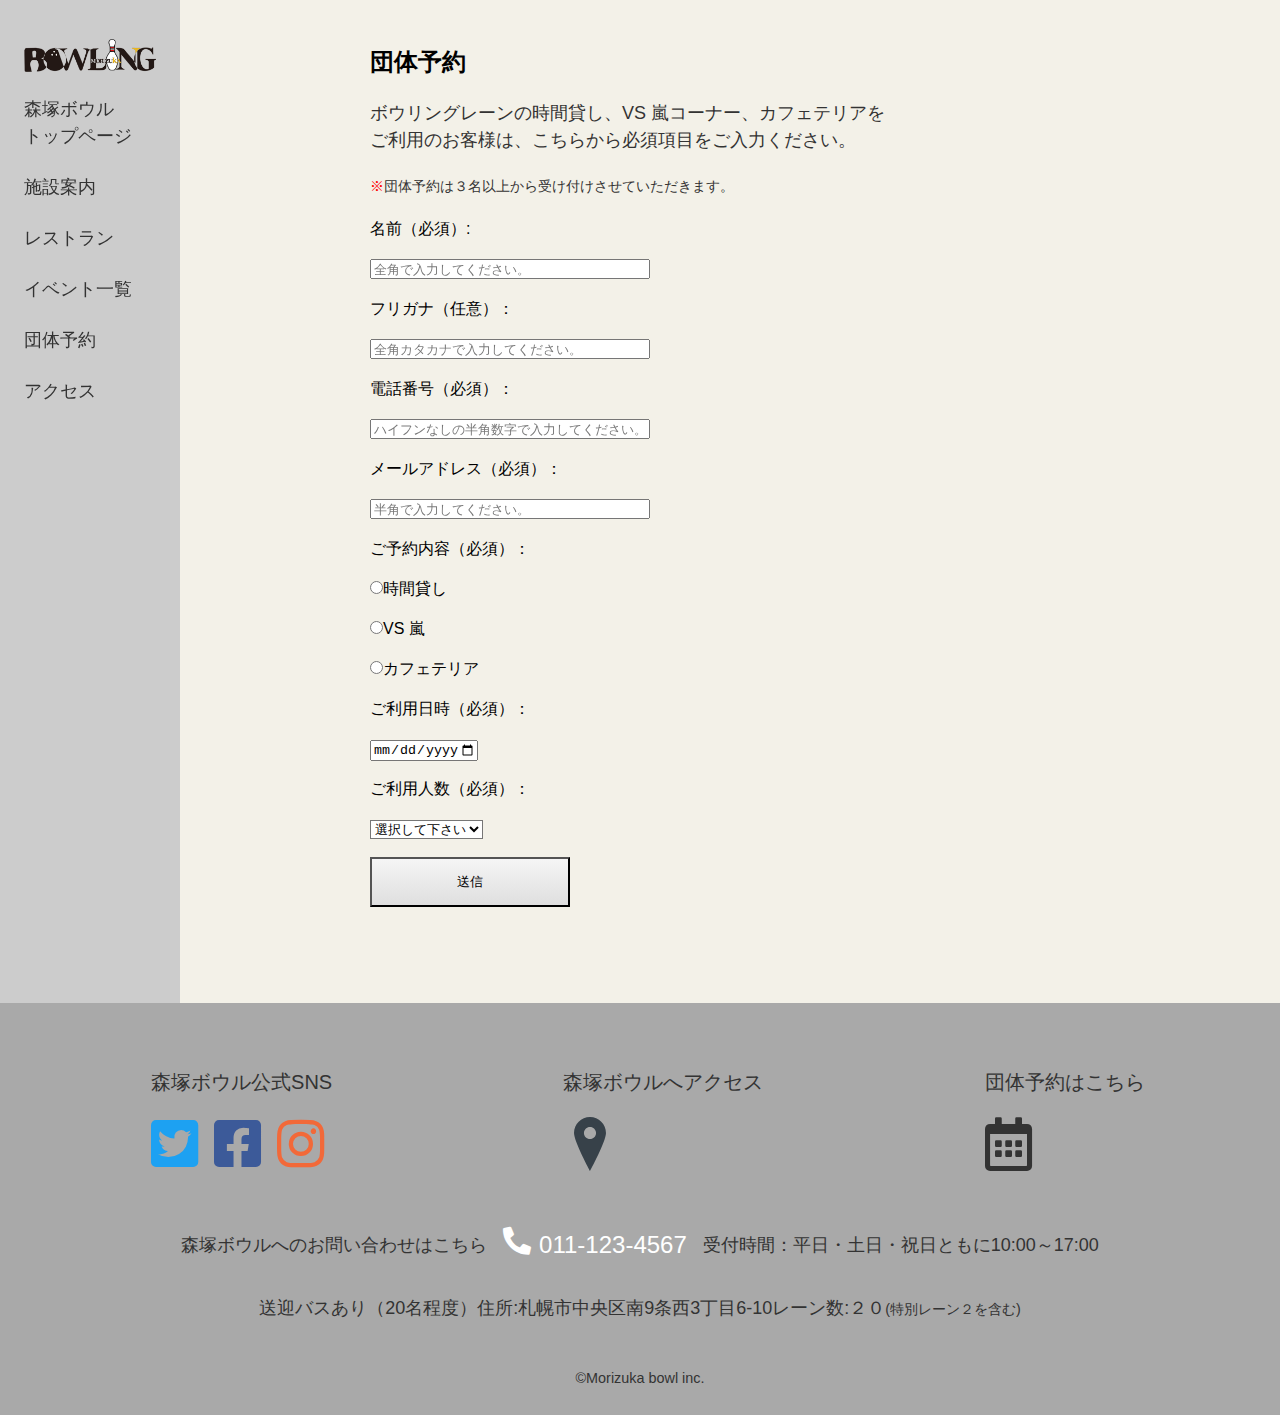
<file: product/reservations.html>
<!DOCTYPE html>
<html lang="ja">
<head>
<meta charset="utf-8">
<meta http-equiv="X-UA-Compatible" content="IE=edge">
<meta name="description" content="森塚ボウルへようこそ！">
<meta name="viewport" content="width=device-width, initial-scale=1">
<!--twitter card,ogp tag-->
<meta name="twitter:card" content="summary" />
<meta name="twitter:site" content="ユーザー名" />
<meta property="og:url" content="記事のURL" />
<meta property="og:title" content="記事のタイトル" />
<meta property="og:description" content="" />
<meta property="og:image" content="画像URL" />
<title>団体予約</title>
<link href="https://use.fontawesome.com/releases/v5.12.1/css/all.css" rel="stylesheet">
<!--fontAwesome-->
<link rel="stylesheet" href="./css/style.css">
</head>

<body>
	<div class="contentsWrapper"> <header class="header">
	<!-- 他所からの引用なので、命名規則に必ずしも従わない -->
	<!-- sp-以下はスマホ版のみ表示。-->
	<div class="sp-header-logo-menu">
		<div id="nav-drawer">
			<input id="nav-input" type="checkbox" class="nav-unshown">
			<label id="nav-open" for="nav-input"><span></span></label>
			<label class="nav-unshown" id="nav-close" for="nav-input"></label>
			<div id="nav-content">
				<ul>
					<li><a href="index.html">森塚ボウル</a></li>
					<li><a href="facility.html">施設案内</a></li>
					<li><a href="restaurant.html">レストラン</a></li>
					<li><a href="event.html">イベント一覧</a></li>
					<li><a href="reservations.html">団体予約</a></li>
					<li><a href="access.html">アクセス</a></li>
				</ul>
			</div>
		</div>
		<!--/.nav-drawer-->
		<div class="logo-area">
			<h1 class="logo-area_headding1 reset">
				<a href="index.html"><img class="logo-area_logo" src="image/morizuka-bowling-logo/logo(normal).png" alt="森塚ボウルのロゴ"></a>
			</h1>
		</div>
		<!--/.logo-area-->
	</div>
	<!--/.sp-header-logo-menu-->
	<nav class="pc-nav">
		<ul class="pc-nav__gnav">
			<li><a href="index.html">森塚ボウル<br>トップページ</a></li>
			<li><a href="facility.html">施設案内</a></li>
			<li><a href="restaurant.html">レストラン</a></li>
			<li><a href="event.html">イベント一覧</a></li>
			<li><a href="reservations.html">団体予約</a></li>
			<li><a href="access.html">アクセス</a></li>
		</ul>
	</nav>
</header>
		<!--/.header -->
		<main class="reservations sp-headerSpace">
			<h2>団体予約</h2>
			<p>ボウリングレーンの時間貸し、VS 嵐コーナー、カフェテリアを<br>ご利用のお客様は、こちらから必須項目をご入力ください。</p>
			<p><small><span class=uq-red>※</span>団体予約は３名以上から受け付けさせていただきます。</small></p>
			<form class="contactForm" action="sample.php" method="post">
				<dl>
					<dt><label for="your-name">名前（必須）:</label></dt>
					<dd><input class="inputArea" type="text" name="your-name" id="your-name" placeholder="全角で入力してください。" required></dd>
					<dt><label for="your-kana">フリガナ（任意）：</label></dt>
					<dd><input class="inputArea" type="text" name="your-kana" id="your-kana" placeholder="全角カタカナで入力してください。"></dd>
					<dt><label for="your-tel">電話番号（必須）：</label></dt>
					<dd><input class="inputArea" type="tel" name="your-tel" id="your-tel" placeholder="ハイフンなしの半角数字で入力してください。" required></dd>
					<dt><label for="your-email">メールアドレス（必須）：</label></dt>
					<dd><input class="inputArea" type="email" name="your-email" id="your-email" placeholder="半角で入力してください。" required></dd>
					<dt><label for="your-reservation">ご予約内容（必須）：</label></dt>
					<dd><label><input class="radio" type="radio" name="your-reservation" id="your-reservation" value="your-reservation" required>時間貸し</label></dd>
					<dd><label><input class="radio" type="radio" name="your-reservation" id="your-resevation" value="your-reservation" required>VS 嵐</label></dd>
					<dd><label><input class="radio" type="radio" name="your-reservation" id="your-resevation" value="your-reservation" required>カフェテリア</label></dd>
					<dt><label for="date">ご利用日時（必須）：</label></dt>
					<dd><input id="date" type="date" name="calendar" max="9999-12-31" value="date" required>
					</dd>
					<dt><label for="group-members">ご利用人数（必須）：</label></dt>
					<dd><select name="group-members" id="group-members" required>
							<option value="group-members" selected>選択して下さい</option>
							<option value="group-members">3</option>
							<option value="group-members">4</option>
							<option value="group-members">5</option>
							<option value="group-members">6</option>
							<option value="group-members">7</option>
							<option value="group-members">8</option>
							<option value="group-members">9名以上</option>
						</select></dd>
				</dl>
				<input class="contactForm__button" type="submit" name="button" value="送信">
			</form>
		</main>
	</div>
	<!--/.contentsWrapper--> <footer class="ly_footer bl_footer">
	<div class="ly_footer_inner">
		<div class="ly_footer_containerLink">
			<div class="ly_footer_iconContainer bl_footer_iconContainer">
				<p class="bl_footer_tit">森塚ボウル<br class="tab-hidden pc-hidden">公式SNS</p>
				<div class="ly_footer_iconContainerInner">
					<!--以下twitterのボタン-->
					<p class="bl_footer_copyTwitter reset"><a href="https://twitter.com/GO54352960" target="_blank">
							<i class="bl_footer_icon bl_footer_iconTwitter fab fa-twitter-square"></i></a></p>
					<!--以下Facebookのボタン-->
					<p class="bl_footer_copyFacebook reset"><a href="https://www.facebook.com/profile.php?id=100048348480639" target="_blank">
							<i class="bl_footer_icon bl_footer_iconFacebook fab fa-facebook-square"></i></a></p>
					<!--以下Instagramのボタン-->
					<p class="bl_footer_copyInstagram reset"><a href="https://www.instagram.com/?hl=ja" target="_blank">
							<i class="bl_footer_icon bl_footer_iconInstagram fab fa-instagram"></i></a></p>
				</div>
				<!-- /.ly_footer_iconContainerInner -->
			</div>
			<!-- /.ly_footer_iconContainer -->
			<div class="ly_footer_accessContainer">
				<p class="bl_footer_tit">森塚ボウルへ<br class="tab-hidden pc-hidden">アクセス</p>
				<!--アイコンはアクセスへのリンク-->
				<p class="bl_footer_access_img"><a href="access.html"><img src="image/gmap-icon/icon_mappin32_3.svg" alt="アクセスへのリンク"></a></p>
			</div>
			<!-- /.ly_footer_accessContainer -->
			<div class="ly_footer_reservationContainer">
				<p class="bl_footer_tit">団体予約<br class="tab-hidden pc-hidden">はこちら</p>
				<!--アイコンは団体予約へのリンク-->
				<p class="bl_footer_access_img"><a href="reservations.html"><i class="far fa-calendar-alt"></i></a></p>
			</div>
			<!-- /.ly_footer_reservationContainer -->
		</div>
		<!-- /.ly_footer_containerLink -->
	</div>
	<!-- /.footer_inner -->
	<div class="ly_footer_info bl_footer_info">
		<div class="tab-flexRow">
			<p class="ly_footer_contactCopy uq-tac">森塚ボウルへのお問い合わせはこちら</p>
			<div class="ly_footer_phoneNumberBox">
				<i class="ly_footer_info_icon bl_footer_info_icon fas fa-phone-alt"></i>
				<p class="ly_footer_info_phoneNumber bl_footer_info_phoneNumber reset">011-123-4567</p>
			</div>
			<!-- /.ly_footer_phoneNumberBox -->
		</div>
		<!-- /.tab-flexRow -->
		<p class="uq-tac">受付時間：平日・土日・祝日<br class="tab-hidden pc-hidden">ともに10:00～17:00</p>
	</div>
	<!--/.footer_info-->
	<div class="ly_footer_info">
		<div class="tab-flexRow">
			<p class="ly_footer_info_busCopy uq-tac">送迎バスあり（20名程度）</p>
			<p class="ly_footer_info_address bl_footer_info_address uq-tac">住所:札幌市中央区南9条西3丁目6-10</p>
		</div>
		<!--/.tab-flexRow-->
		<p class="uq-tac">レーン数:２０<small>(特別レーン２を含む)</small></p>
	</div>
	<!-- /.ly_footer_info -->
	<div class="ly_footer_inner">
		<p class="ly_footer_copyrights uq-tac reset"><small>&copy;Morizuka bowl inc.</small></p>
	</div>
	<!-- /.footer_inner -->
</footer>
	<!-- /.footer -->
</body>

</html>
</file>
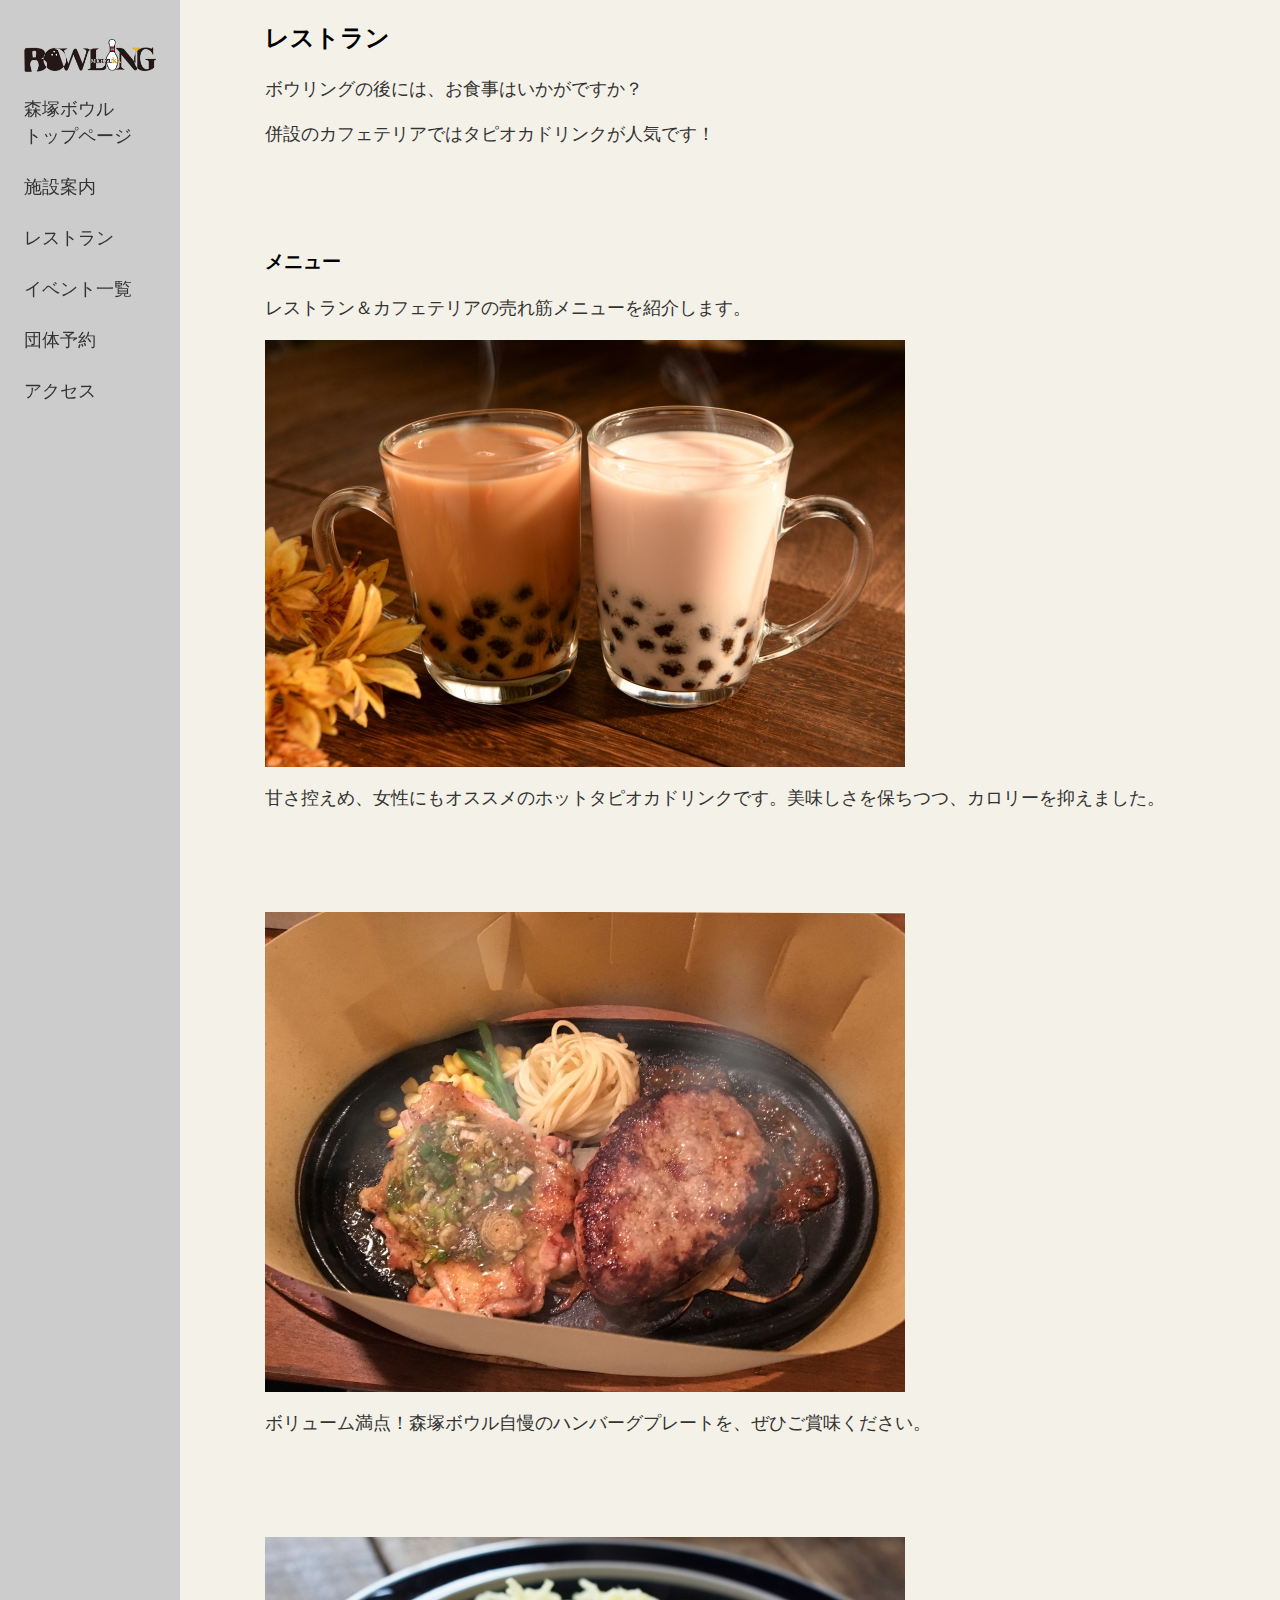
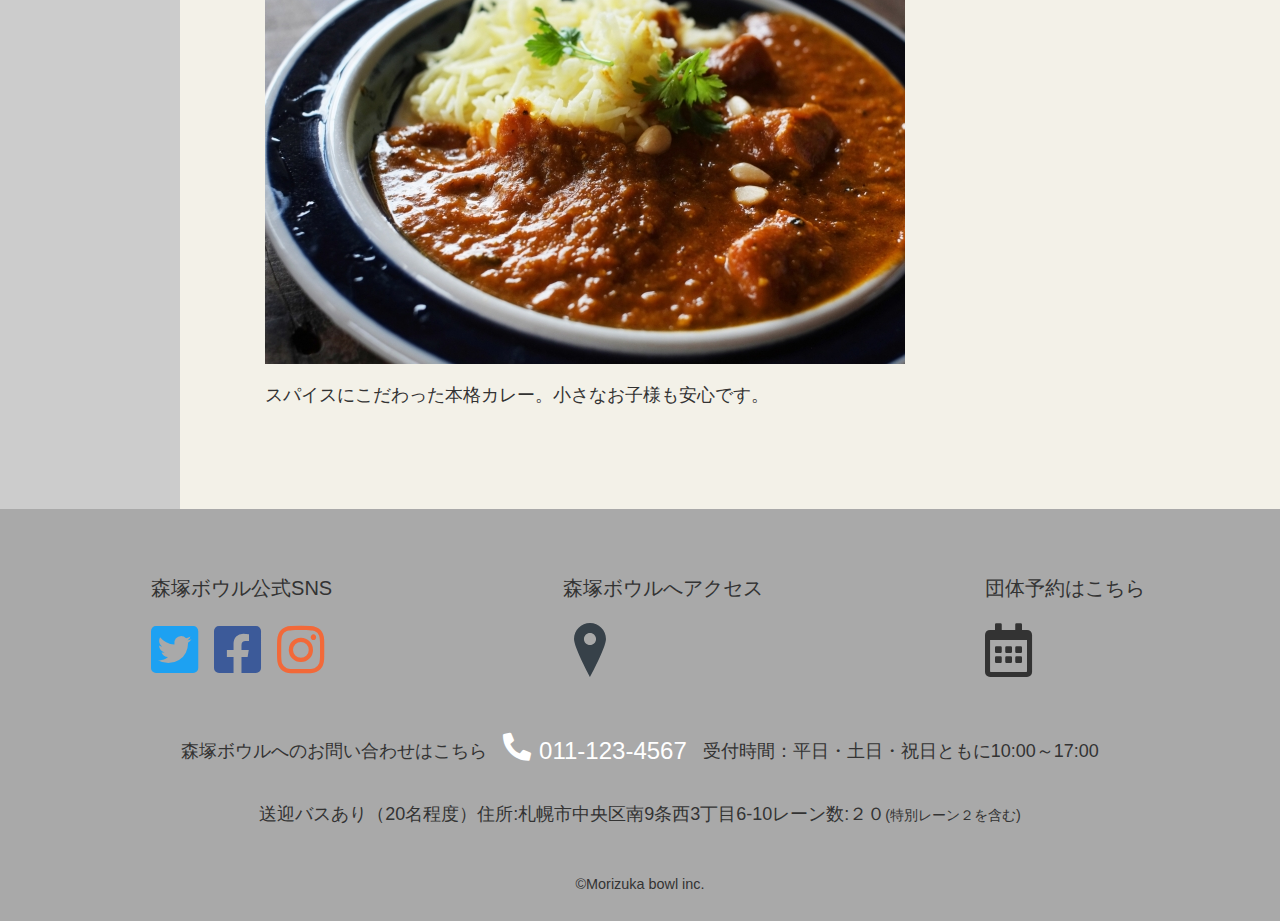
<file: product/restaurant.html>
<!DOCTYPE html>
<html lang="ja">
<head>
<meta charset="utf-8">
<meta http-equiv="X-UA-Compatible" content="IE=edge">
<meta name="description" content="森塚ボウルへようこそ！">
<meta name="viewport" content="width=device-width, initial-scale=1">
<!--twitter card,ogp tag-->
<meta name="twitter:card" content="summary" />
<meta name="twitter:site" content="ユーザー名" />
<meta property="og:url" content="記事のURL" />
<meta property="og:title" content="記事のタイトル" />
<meta property="og:description" content="" />
<meta property="og:image" content="画像URL" />
<title>カフェテリア</title>
<link href="https://use.fontawesome.com/releases/v5.12.1/css/all.css" rel="stylesheet">
<!--fontAwesome-->
<link rel="stylesheet" href="./css/style.css">
</head>

<body>
	<div class="contentsWrapper"> <header class="header">
	<!-- 他所からの引用なので、命名規則に必ずしも従わない -->
	<!-- sp-以下はスマホ版のみ表示。-->
	<div class="sp-header-logo-menu">
		<div id="nav-drawer">
			<input id="nav-input" type="checkbox" class="nav-unshown">
			<label id="nav-open" for="nav-input"><span></span></label>
			<label class="nav-unshown" id="nav-close" for="nav-input"></label>
			<div id="nav-content">
				<ul>
					<li><a href="index.html">森塚ボウル</a></li>
					<li><a href="facility.html">施設案内</a></li>
					<li><a href="restaurant.html">レストラン</a></li>
					<li><a href="event.html">イベント一覧</a></li>
					<li><a href="reservations.html">団体予約</a></li>
					<li><a href="access.html">アクセス</a></li>
				</ul>
			</div>
		</div>
		<!--/.nav-drawer-->
		<div class="logo-area">
			<h1 class="logo-area_headding1 reset">
				<a href="index.html"><img class="logo-area_logo" src="image/morizuka-bowling-logo/logo(normal).png" alt="森塚ボウルのロゴ"></a>
			</h1>
		</div>
		<!--/.logo-area-->
	</div>
	<!--/.sp-header-logo-menu-->
	<nav class="pc-nav">
		<ul class="pc-nav__gnav">
			<li><a href="index.html">森塚ボウル<br>トップページ</a></li>
			<li><a href="facility.html">施設案内</a></li>
			<li><a href="restaurant.html">レストラン</a></li>
			<li><a href="event.html">イベント一覧</a></li>
			<li><a href="reservations.html">団体予約</a></li>
			<li><a href="access.html">アクセス</a></li>
		</ul>
	</nav>
</header>
		<!--/.header -->
		<main class="restaurant sp-contShrink tab-contShrink pc-contShrink sp-headerSpace">
			<h2>レストラン</h2>
			<p>ボウリングの後には、お食事はいかがですか？</p>
			<p class="uq-mbLarge">併設のカフェテリアではタピオカドリンクが人気です！</p>
			<h3>メニュー</h3>
			<p>レストラン＆カフェテリアの売れ筋メニューを紹介します。</p>
			<div class="ly_responsiveFlex uq-mbLarge">
				<p><img src="image/tapioca/0e174484680eba63d040602de247efd3_s.jpg" alt="タピオカドリンクの画像"></p>
				<p>甘さ控えめ、女性にもオススメの<br class="tab-hidden pc-hidden">ホットタピオカドリンクです。<br class="tab-hidden pc-hidden">美味しさを保ちつつ、カロリーを抑えました。</p>
			</div>
			<!-- /.responsiveFlex -->
			<div class="ly_responsiveFlex uq-mbLarge">
				<p><img src="image/foods/food08.jpg" alt="ハンバーグプレートの画像"></p>
				<p>ボリューム満点！<br class="tab-hidden pc-hidden">森塚ボウル自慢のハンバーグプレートを、ぜひご賞味ください。</p>
			</div>
			<!-- /.responsiveFlex -->
			<div class="ly_responsiveFlex uq-mbLarge">
				<p><img src="image/foods/food07.jpg" alt="カレーの画像"></p>
				<p>スパイスにこだわった本格カレー。<br class="tab-hidden pc-hidden">小さなお子様も安心です。</p>
			</div>
			<!-- /.responsiveFlex -->
		</main>
	</div>
	<!--/.contentsWrapper--> <footer class="ly_footer bl_footer">
	<div class="ly_footer_inner">
		<div class="ly_footer_containerLink">
			<div class="ly_footer_iconContainer bl_footer_iconContainer">
				<p class="bl_footer_tit">森塚ボウル<br class="tab-hidden pc-hidden">公式SNS</p>
				<div class="ly_footer_iconContainerInner">
					<!--以下twitterのボタン-->
					<p class="bl_footer_copyTwitter reset"><a href="https://twitter.com/GO54352960" target="_blank">
							<i class="bl_footer_icon bl_footer_iconTwitter fab fa-twitter-square"></i></a></p>
					<!--以下Facebookのボタン-->
					<p class="bl_footer_copyFacebook reset"><a href="https://www.facebook.com/profile.php?id=100048348480639" target="_blank">
							<i class="bl_footer_icon bl_footer_iconFacebook fab fa-facebook-square"></i></a></p>
					<!--以下Instagramのボタン-->
					<p class="bl_footer_copyInstagram reset"><a href="https://www.instagram.com/?hl=ja" target="_blank">
							<i class="bl_footer_icon bl_footer_iconInstagram fab fa-instagram"></i></a></p>
				</div>
				<!-- /.ly_footer_iconContainerInner -->
			</div>
			<!-- /.ly_footer_iconContainer -->
			<div class="ly_footer_accessContainer">
				<p class="bl_footer_tit">森塚ボウルへ<br class="tab-hidden pc-hidden">アクセス</p>
				<!--アイコンはアクセスへのリンク-->
				<p class="bl_footer_access_img"><a href="access.html"><img src="image/gmap-icon/icon_mappin32_3.svg" alt="アクセスへのリンク"></a></p>
			</div>
			<!-- /.ly_footer_accessContainer -->
			<div class="ly_footer_reservationContainer">
				<p class="bl_footer_tit">団体予約<br class="tab-hidden pc-hidden">はこちら</p>
				<!--アイコンは団体予約へのリンク-->
				<p class="bl_footer_access_img"><a href="reservations.html"><i class="far fa-calendar-alt"></i></a></p>
			</div>
			<!-- /.ly_footer_reservationContainer -->
		</div>
		<!-- /.ly_footer_containerLink -->
	</div>
	<!-- /.footer_inner -->
	<div class="ly_footer_info bl_footer_info">
		<div class="tab-flexRow">
			<p class="ly_footer_contactCopy uq-tac">森塚ボウルへのお問い合わせはこちら</p>
			<div class="ly_footer_phoneNumberBox">
				<i class="ly_footer_info_icon bl_footer_info_icon fas fa-phone-alt"></i>
				<p class="ly_footer_info_phoneNumber bl_footer_info_phoneNumber reset">011-123-4567</p>
			</div>
			<!-- /.ly_footer_phoneNumberBox -->
		</div>
		<!-- /.tab-flexRow -->
		<p class="uq-tac">受付時間：平日・土日・祝日<br class="tab-hidden pc-hidden">ともに10:00～17:00</p>
	</div>
	<!--/.footer_info-->
	<div class="ly_footer_info">
		<div class="tab-flexRow">
			<p class="ly_footer_info_busCopy uq-tac">送迎バスあり（20名程度）</p>
			<p class="ly_footer_info_address bl_footer_info_address uq-tac">住所:札幌市中央区南9条西3丁目6-10</p>
		</div>
		<!--/.tab-flexRow-->
		<p class="uq-tac">レーン数:２０<small>(特別レーン２を含む)</small></p>
	</div>
	<!-- /.ly_footer_info -->
	<div class="ly_footer_inner">
		<p class="ly_footer_copyrights uq-tac reset"><small>&copy;Morizuka bowl inc.</small></p>
	</div>
	<!-- /.footer_inner -->
</footer>
	<!-- /.footer -->
	<script src="js/swiper.js"></script>
	<script src="js/main.js"></script>
</body>

</html>
</file>
<file: product/css/style.css>
@charset "UTF-8";
/*!==================================
	このCSSはSassで記述されていますので
	直接編集しないで下さい！
==================================*/
@import url(sanitize.css);
@import url(swiper.css);
@import url(bootstrap.css);
/*==================================
  共通部分 - 主にタイプセレクタへの指定
===================================*/
body {
	background-color: #f3f1e8;
	font-family: 'Lato', 'Noto Sans JP', '游ゴシック Medium', '游ゴシック体', 'Yu Gothic Medium', YuGothic, 'ヒラギノ角ゴ ProN', 'Hiragino Kaku Gothic ProN', 'メイリオ', Meiryo, 'ＭＳ Ｐゴシック', 'MS PGothic', arial, helvetica, sans-serif;
	overflow-x: hidden;
}
p {
	color: #333;
}
a {
	color: #333;
	display: block;
	text-decoration: none;
}
/*margin,paddingをリセット*/
.reset, ul, dl, ol, dl dt, dl dd {
	margin: 0;
	padding: 0;
}
ul, dl, ol, dl {
	list-style-type: none;
}
/*フルードイメージ化*/
img {
	height: auto;
	max-width: 100%;
	vertical-align: bottom;
}
section {
	margin-bottom: 40px;
}
main {
	margin-bottom: 40px;
	/*footerとコンテンツの余白を取るため。*/
}
@media screen and (max-width: 480px) {
	/*レスポンシブに重要*/
	.sp-contShrink {
		margin: 0 auto;
		width: 95%;
	}
}
@media screen and (min-width: 481px) and (max-width: 768px) {
	p {
		font-size: 1.125em;
	}
	.tab-mr12 {
		margin-right: 12px;
	}
	.tab-contShrink {
		margin: 0 auto;
		/*レスポンシブに重要*/
		width: 95%;
	}
	.tab-hidden {
		display: none;
	}
}
@media screen and (min-width: 769px) {
	p {
		font-size: 1.125em;
	}
	.pc-mr20 {
		margin-right: 20px;
	}
	.pc-contShrink {
		margin: 0 auto;
		max-width: 960px;
		padding: 0 15px;
		/*レスポンシブに重要*/
		width: 100%;
	}
	.pc-hidden {
		display: none;
	}
}
.uq-mb0 {
	margin-bottom: 0;
}
.uq-mb24 {
	margin-bottom: 24px;
}
.uq-mbLarge {
	margin-bottom: 100px;
}
.uq-red {
	color: #f00;
}
.uq-tac {
	text-align: center;
}
/*==================================
  header - ページ共通
===================================*/
.header {
	background: #ccc;
	padding: 10px;
	width: 100%;
}
.ly-header_linkContainer {
	width: 80px;
}
.ly-header_linkContainer .spTab-header_accessLink_Img {
	margin-right: 40px;
}
.spTab-header_accessLink {
	margin: 0;
	padding: 0;
}
.spTab-header_accessLink_Img {
	height: 32px;
	order: 1;
	width: 32px;
}
/*--------------------------
	スマホ版ハンバーガーメニュー
---------------------------*/
@media screen and (min-width: 769px) {
	#nav-drawer {
		display: none;
	}
}
#nav-drawer {
	position: relative;
}
/*チェックボックス等は非表示に*/
.nav-unshown {
	display: none;
}
/*アイコンのスペース*/
#nav-open {
	display: inline-block;
	height: 22px;
	order: 10;
	vertical-align: middle;
	width: 30px;
}
/*ハンバーガーの形をCSSで表現*/
#nav-open span, #nav-open span:before, #nav-open span:after {
	background: #555;
	/*長さ*/
	border-radius: 3px;
	content: '';
	cursor: pointer;
	display: block;
	height: 3px;
	position: absolute;
	/*線の太さ*/
	width: 25px;
}
#nav-open span:before {
	bottom: -8px;
}
#nav-open span:after {
	bottom: -16px;
}
/*閉じる用の薄黒箇所*/
#nav-close {
	background: black;
	display: none;
	height: 100%;
	left: 0;
	opacity: 0;
	position: fixed;
	top: 0;
	transition: .3s ease-in-out;
	width: 100%;
	z-index: 99;
}
/*メニューの中身*/
#nav-content {
	background: #fff;
	/*最大幅（お好みで調整を）*/
	height: 100%;
	left: 0;
	max-width: 330px;
	overflow: auto;
	position: fixed;
	top: 0;
	transform: translateX(-105%);
	transition: .3s ease-in-out;
	width: 90%;
	z-index: 9999;
}
#nav-content ul, #nav-content dl {
	padding: 20px;
}
#nav-content li {
	font-size: 1.1em;
	margin-bottom: 10px;
}
#nav-content a {
	color: #333;
	text-decoration: none;
}
/*チェックがついたら表示させる*/
#nav-input:checked ~ #nav-close {
	display: block;
	opacity: .5;
}
#nav-input:checked ~ #nav-content {
	box-shadow: 6px 0 25px rgba(0, 0, 0, 0.15);
	transform: translateX(0%);
}
.sp-header-logo-menu {
	-ms-flex-pack: justify;
	align-items: flex-start;
	display: flex;
	flex-direction: row;
	justify-content: space-between;
}
/*ロゴやサイトタイトルをレイアウト*/
.logo-area {
	order: -10;
}
.logo-area_logo {
	order: -10;
	width: 192px;
}
/*--------------------------
	PC版ナビ
---------------------------*/
.pc-nav__gnav {
	display: none;
}
@media screen and (max-width: 480px) {
	.contentsWrapper {
		position: relative;
	}
	.header {
		height: 72px;
		position: fixed;
		top: 0;
		z-index: 99;
	}
	.sp-headerSpace {
		padding-top: 72px;
	}
}
@media screen and (min-width: 481px) and (max-width: 768px) {
	.contentsWrapper {
		position: relative;
	}
	.header {
		height: 72px;
		position: fixed;
		top: 0;
		z-index: 99;
	}
	.sp-headerSpace {
		padding-top: 72px;
	}
}
@media screen and (min-width: 769px) {
	.header {
		padding: 24px;
		width: 180px;
	}
	h1 img {
		width: 180px;
	}
	.pc-nav {
		position: -webkit-sticky;
		position: sticky;
		top: 0;
		width: 180px;
	}
	.pc-nav__gnav {
		display: block;
		padding-top: -24px;
	}
	.pc-nav__gnav li {
		font-size: 1.125em;
		padding-top: 24px;
	}
	.pc-nav__gnav a {
		color: #333;
		text-decoration: none;
	}
	.pc-nav__gnav a:hover {
		color: red;
		opacity: .5;
	}
}
/*==================================
  index - main
===================================*/
@media screen and (min-width: 769px) {
	.contentsWrapper {
		display: flex;
		min-width: 769px;
	}
	.index {
		margin: 0 auto;
		/*↑これがないとフッターにmain部分がはみ出る*/
		margin-bottom: 32px;
		padding-bottom: 72px;
	}
}
/*---------------------
	スライダーショー
----------------------*/
.swiper-container {
	position: relative;
	/* ← swiper.cssに含まれています */
}
.swiper-container:before {
	content: "";
	display: block;
	padding-top: calc(9/16*100%);
	/* 縦/横*100の値を書く */
}
.swiper-wrapper {
	left: 0;
	position: absolute;
	/* ← swiper.cssと優先順位が干渉するときは工夫してください */
	top: 0;
}
.swiper-wrapper img {
	min-width: 960px;
	width: 100%;
}
/*---------------------
	infomation
----------------------*/
.index_infomation_table {
	margin: 0 auto;
}
@media screen and (min-width: 481px) and (max-width: 768px) {
	.index_infomation_table {
		width: 95%;
	}
}
@media screen and (min-width: 769px) {
	.index_infomation_table {
		width: 95%;
	}
}
/*---------------------
	introduction
----------------------*/
.ly_introduction_container {
	display: flex;
	justify-content: center;
	margin: 0 auto;
	width: 100%;
}
.ly_introduction_container_box {
	background-color: #fff;
	width: 50%;
}
.ly_introduction_container_box img {
	-o-object-fit: cover;
	height: 100%;
	height: 120px;
	object-fit: cover;
	width: 160px;
}
@media screen and (min-width: 481px) and (max-width: 768px) {
	.ly_introduction_container_box img {
		height: 240px;
		width: 320px;
	}
}
@media screen and (min-width: 769px) {
	.ly_introduction_container_box img {
		height: 240px;
		width: 320px;
	}
}
/*---------------------
	event
----------------------*/
.ly_event_container {
	display: -moz-flex;
	display: -ms-flex;
	display: -o-flex;
	display: flex;
	flex-wrap: wrap;
}
.ly_event_container_box {
	background-color: #fff;
	width: 50%;
}
.ly_event_container_tit {
	white-space: nowrap;
}
.ly_event_container_img img {
	-o-object-fit: cover;
	height: 100%;
	max-height: 168px;
	object-fit: cover;
}
@media screen and (min-width: 769px) {
	.ly_event_container {
		flex-wrap: nowrap;
	}
	.ly_event_container_img img {
		-o-object-fit: cover;
		height: 160px;
		object-fit: cover;
	}
}
/*---------------------
	index_price
----------------------*/
.index_price_table {
	border-collapse: collapse;
	margin: 0 auto;
	margin-bottom: 32px;
}
@media screen and (min-width: 481px) and (max-width: 768px) {
	.index_price_table {
		width: 95%;
	}
}
@media screen and (min-width: 769px) {
	.index_price_table {
		width: 95%;
	}
}
.index_price_table, th, td {
	border: 1px solid #333;
	padding: 8px;
}
/*==================================
  facility - main
===================================*/
/*==================================
  cafeteria - main
===================================*/
/*==================================
  event - main
===================================*/
@media screen and (min-width: 769px) {
	.eventList {
		margin: 0 auto;
		max-width: 960px;
		padding: 0 15px;
		/*優先度の問題で、個別に記述。*/
		width: 100%;
	}
	.eventList img {
		max-width: 640px;
		width: 100%;
	}
}
/*==================================
  reservations - main
===================================*/
.reservations {
	margin: 24px auto;
	max-width: 720px;
	padding-bottom: 72px;
	width: 95%;
}
.contactForm .inputArea {
	height: 20px;
	width: 280px;
}
.contactForm dt {
	margin-bottom: 16px;
}
.contactForm dd {
	margin-bottom: 16px;
}
.contactForm #group-members {
	background-color: #fff;
}
.contactForm__button {
	background: linear-gradient(180deg, whitesmoke 0%, #dfdfdf 100%);
	height: 50px;
	width: 200px;
}
/*==================================
  access - main
===================================*/
.gmapContainer {
	height: 0;
	overflow: hidden;
	padding-bottom: 75%;
	position: relative;
}
.gmapContainer iframe {
	height: 100%;
	left: 0;
	position: absolute;
	top: 0;
	width: 100%;
}
.access {
	margin: 0 auto;
	max-width: 720px;
	width: 100%;
}
/*==================================
  footer - ページ共通
===================================*/
/*フッターのレイアウト*/
.ly_footer {
	background-color: darkgray;
	padding-top: 20px;
	width: 100%;
}
.ly_footer_inner {
	padding: 8px;
}
.ly_footer_containerLink {
	align-items: baseline;
	display: flex;
	justify-content: space-around;
}
.ly_footer_iconContainer {
	margin-left: 16px;
}
.ly_footer_iconContainerInner {
	display: flex;
	flex-wrap: wrap;
}
.ly_footer_phoneNumberBox {
	display: flex;
}
.ly_footer_info_icon {
	margin-left: auto;
}
.ly_footer_info_phoneNumber {
	margin-right: auto;
	padding-left: 8px;
}
/*フッターの装飾*/
.bl_footer {
	/*アクセスへのリンク*/
	/*団体予約へのリンク*/
	/*アイコンのホバー時の挙動*/
	/*ツイッターアイコンの色*/
	/*フェイスブックアイコンの色*/
	/*インスタアイコンの色*/
}
.bl_footer_tit {
	font-size: .875em;
}
.bl_footer_access_img img {
	color: #fff;
	width: 2em;
}
.bl_footer_access_img i {
	color: #333;
	font-size: 2em;
}
.bl_footer_access_img img:hover,
.bl_footer_access_img i:hover,
.bl_footer_copyTwitter > a:hover,
.bl_footer_copyFacebook > a:hover,
.bl_footer_copyInstagram > a:hover {
	color: #fff;
	opacity: .5;
}
.bl_footer_copyTwitter a {
	color: #1DA1F2;
}
.bl_footer_copyFacebook a {
	color: #3C5A99;
}
.bl_footer_copyInstagram a {
	color: #F26939;
}
.bl_footer_info_icon {
	color: #fff;
	font-size: 1.75em;
}
.bl_footer_info_phoneNumber {
	color: #fff;
	font-size: 1.5em;
	white-space: nowrap;
}
@media screen and (max-width: 480px) {
	.tab-flexRow {
		display: block;
	}
	.bl_footer_icon {
		font-size: 2em;
		margin-right: .2em;
	}
}
@media screen and (min-width: 481px) and (max-width: 768px) {
	.tab-flexRow {
		align-items: center;
		display: flex;
		justify-content: space-between;
	}
	.ly_footer_contactCopy, .ly_footer_info_busCopy {
		margin-left: auto;
		margin-right: 16px;
	}
	.ly_footer_phoneNumberBox, .ly_footer_info_address {
		margin-right: auto;
	}
	.ly_footer_inner {
		padding: 16px;
	}
	.bl_footer {
		/*アクセスアイコン*/
		/*団体予約アイコン*/
		/*SNSの3つのアイコン*/
	}
	.bl_footer_tit {
		font-size: 1.125em;
		white-space: nowrap;
	}
	.bl_footer_access_img img {
		width: 3em;
	}
	.bl_footer_access_img i {
		font-size: 3em;
	}
	.bl_footer_icon {
		font-size: 3em;
		margin-right: .3em;
	}
}
@media screen and (min-width: 769px) {
	.tab-flexRow {
		display: flex;
	}
	.ly_footer_info {
		align-items: baseline;
		display: flex;
		justify-content: center;
	}
	.ly_footer_box {
		margin: 0 auto;
	}
	.ly_footer_inner {
		padding: 24px;
	}
	.ly_footer_contactCopy {
		align-self: baseline;
	}
	.ly_footer_phoneNumberBox {
		align-self: baseline;
		margin: 0 16px;
	}
	.ly_footer_address {
		margin: 0 auto;
	}
	.bl_footer_tit {
		font-size: 1.25em;
	}
	.bl_footer_icon {
		font-size: 3em;
		margin-right: .3em;
	}
	/*アクセスアイコン*/
	.bl_footer_access_img img {
		width: 3em;
	}
	/*団体予約アイコン*/
	.bl_footer_access_img i {
		font-size: 3em;
	}
}
</file>
